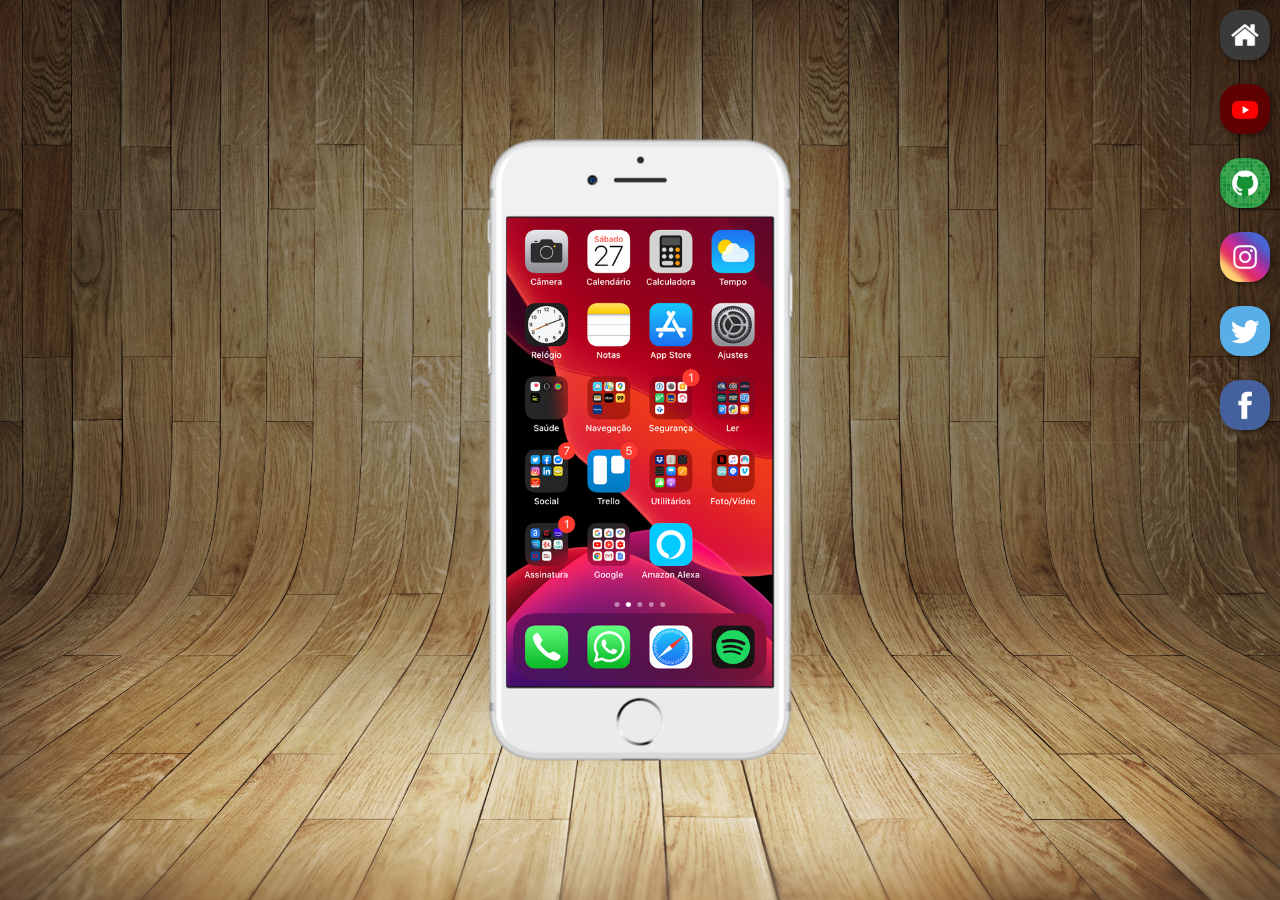
<file: index.html>
<!DOCTYPE html>
<html lang="pt-br">
<head>
    <meta charset="UTF-8">
    <meta name="viewport" content="width=device-width, initial-scale=1.0">
    <link rel="shortcut icon" href="favicon.ico" type="image/x-icon">
    <link rel="stylesheet" href="estilos/style.css">
    <title>Projeto Redes Sociais</title>
</head>
<body>
    <main>
        <section id="telefone">
            <iframe src="home.html" name="tela" id="tela" frameborder="0">
                Seu navegador não é compativel com isso.
            </iframe>
        </section>

        <section id="redes-sociais">
            <a href="home.html" target="tela"><img src="imagens/logo-home.jpg" alt="Home"></a><br>
            <a href="youtube.html" target="tela"><img src="imagens/logo-youtube.jpg" alt="Youtube"></a><br>
            <a href="github.html" target="tela"><img src="imagens/logo-github.jpg" alt="GitHub"></a><br>
            <a href="instagram.html" target="tela"><img src="imagens/logo-instagram.jpg" alt="Instagram"></a><br>
            <a href="twitter.html" target="tela"><img src="imagens/logo-twitter.jpg" alt="Twitter"></a><br>
            <a href="facebook.html" target="tela"><img src="imagens/logo-facebook.jpg" alt="Facebook"></a><br>
        </section>
    </main>
</body>
</html>
</file>
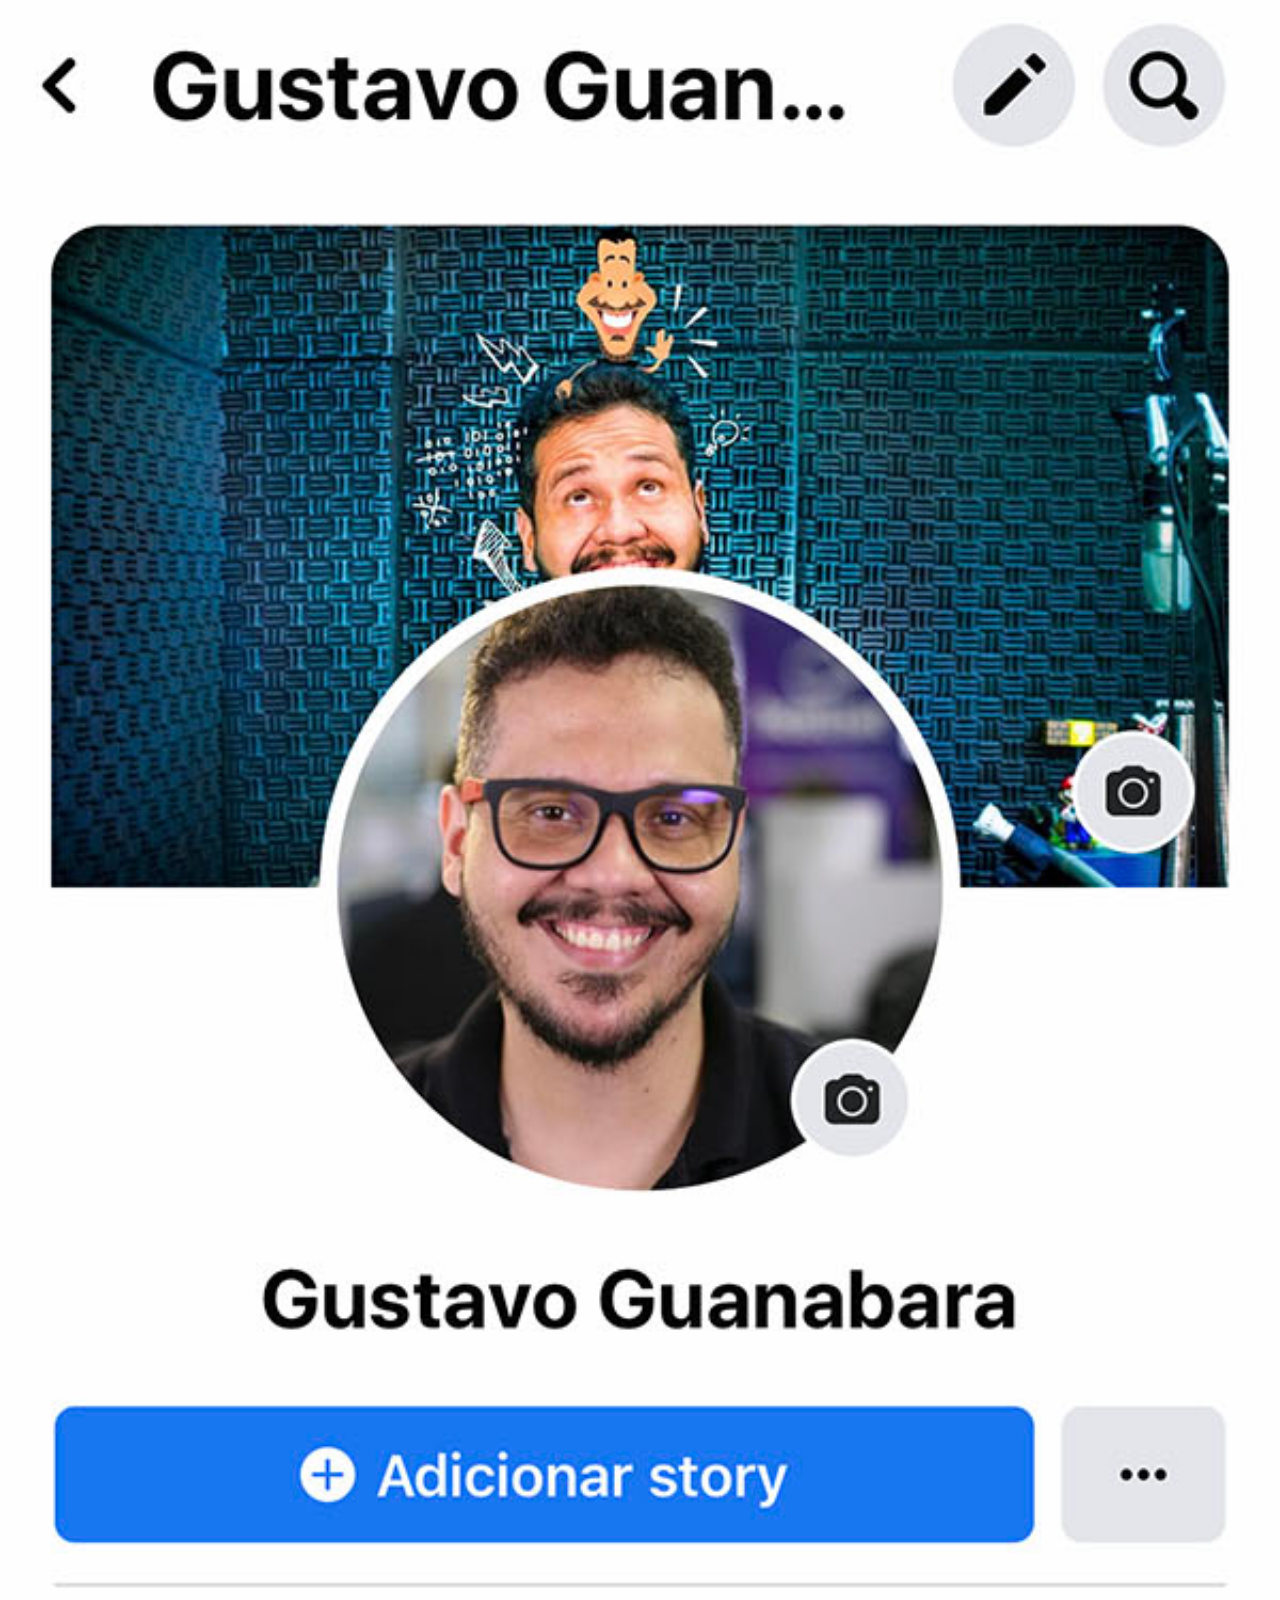
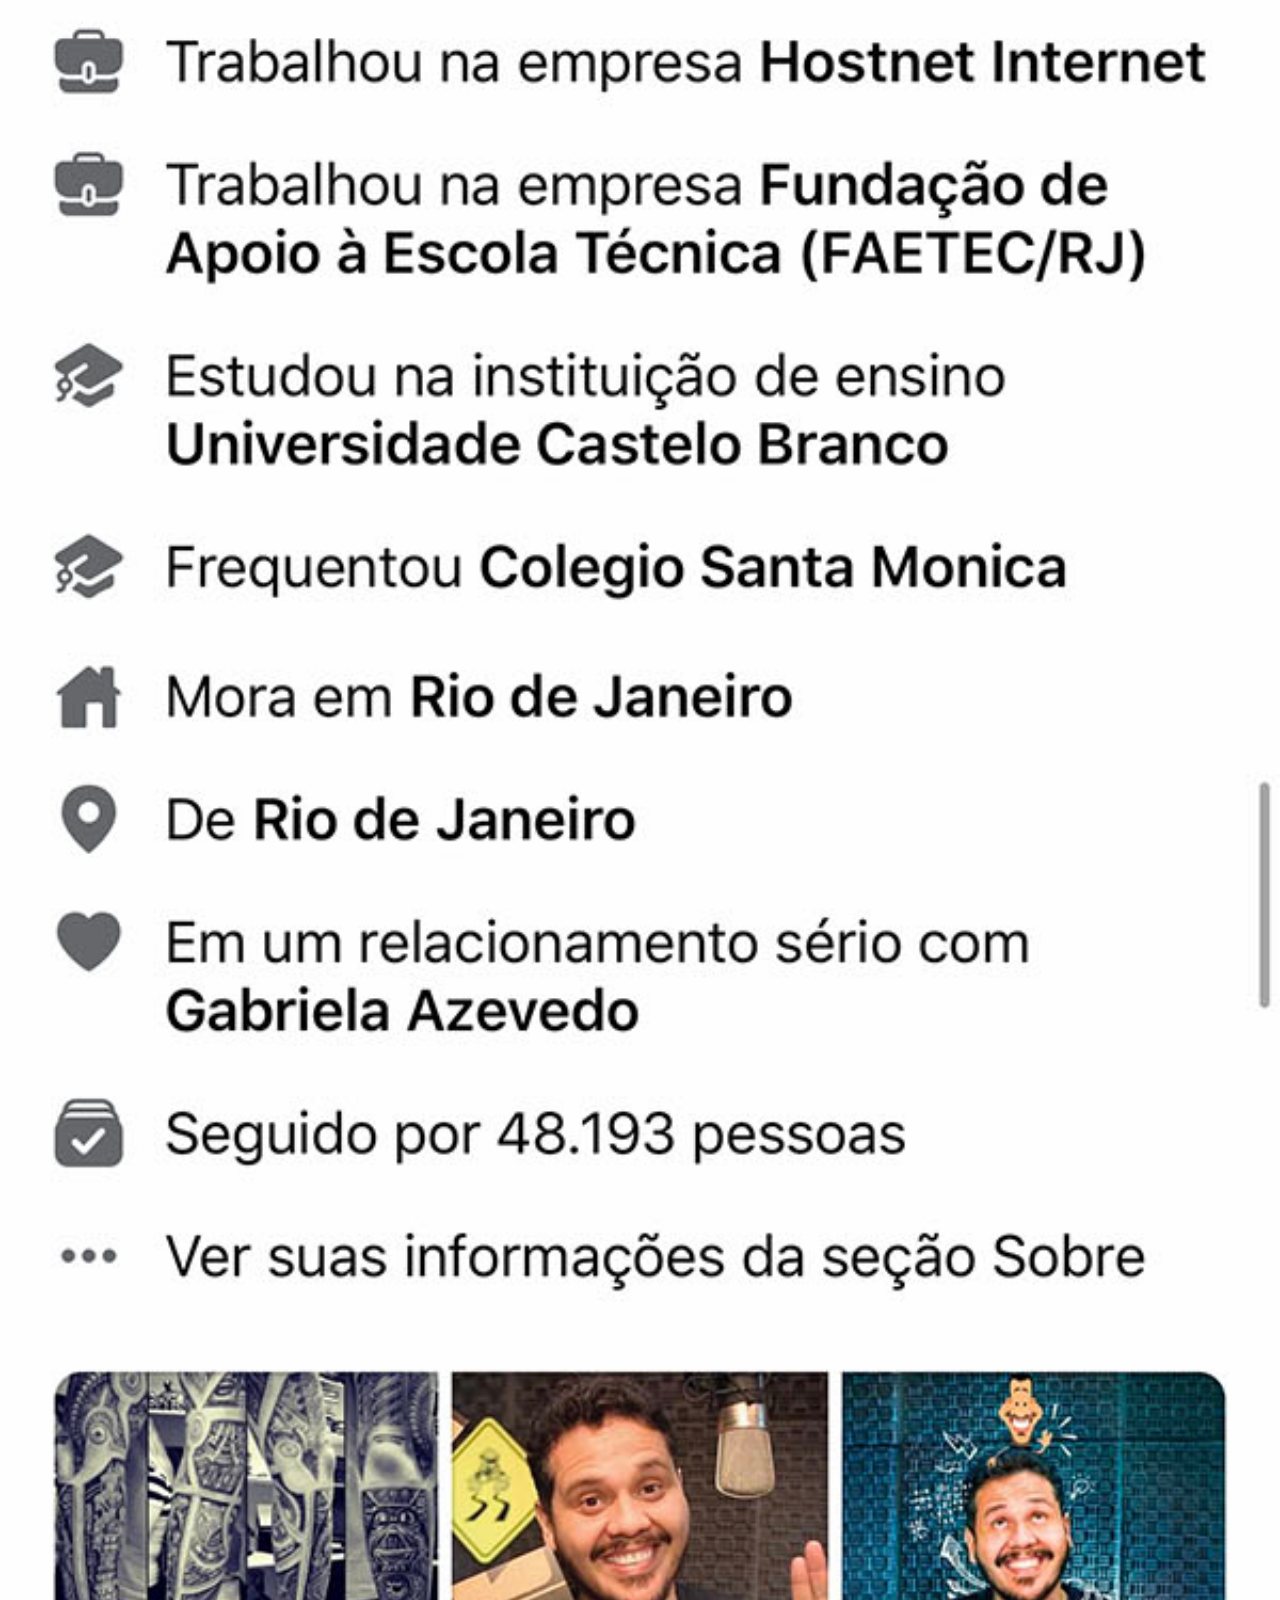
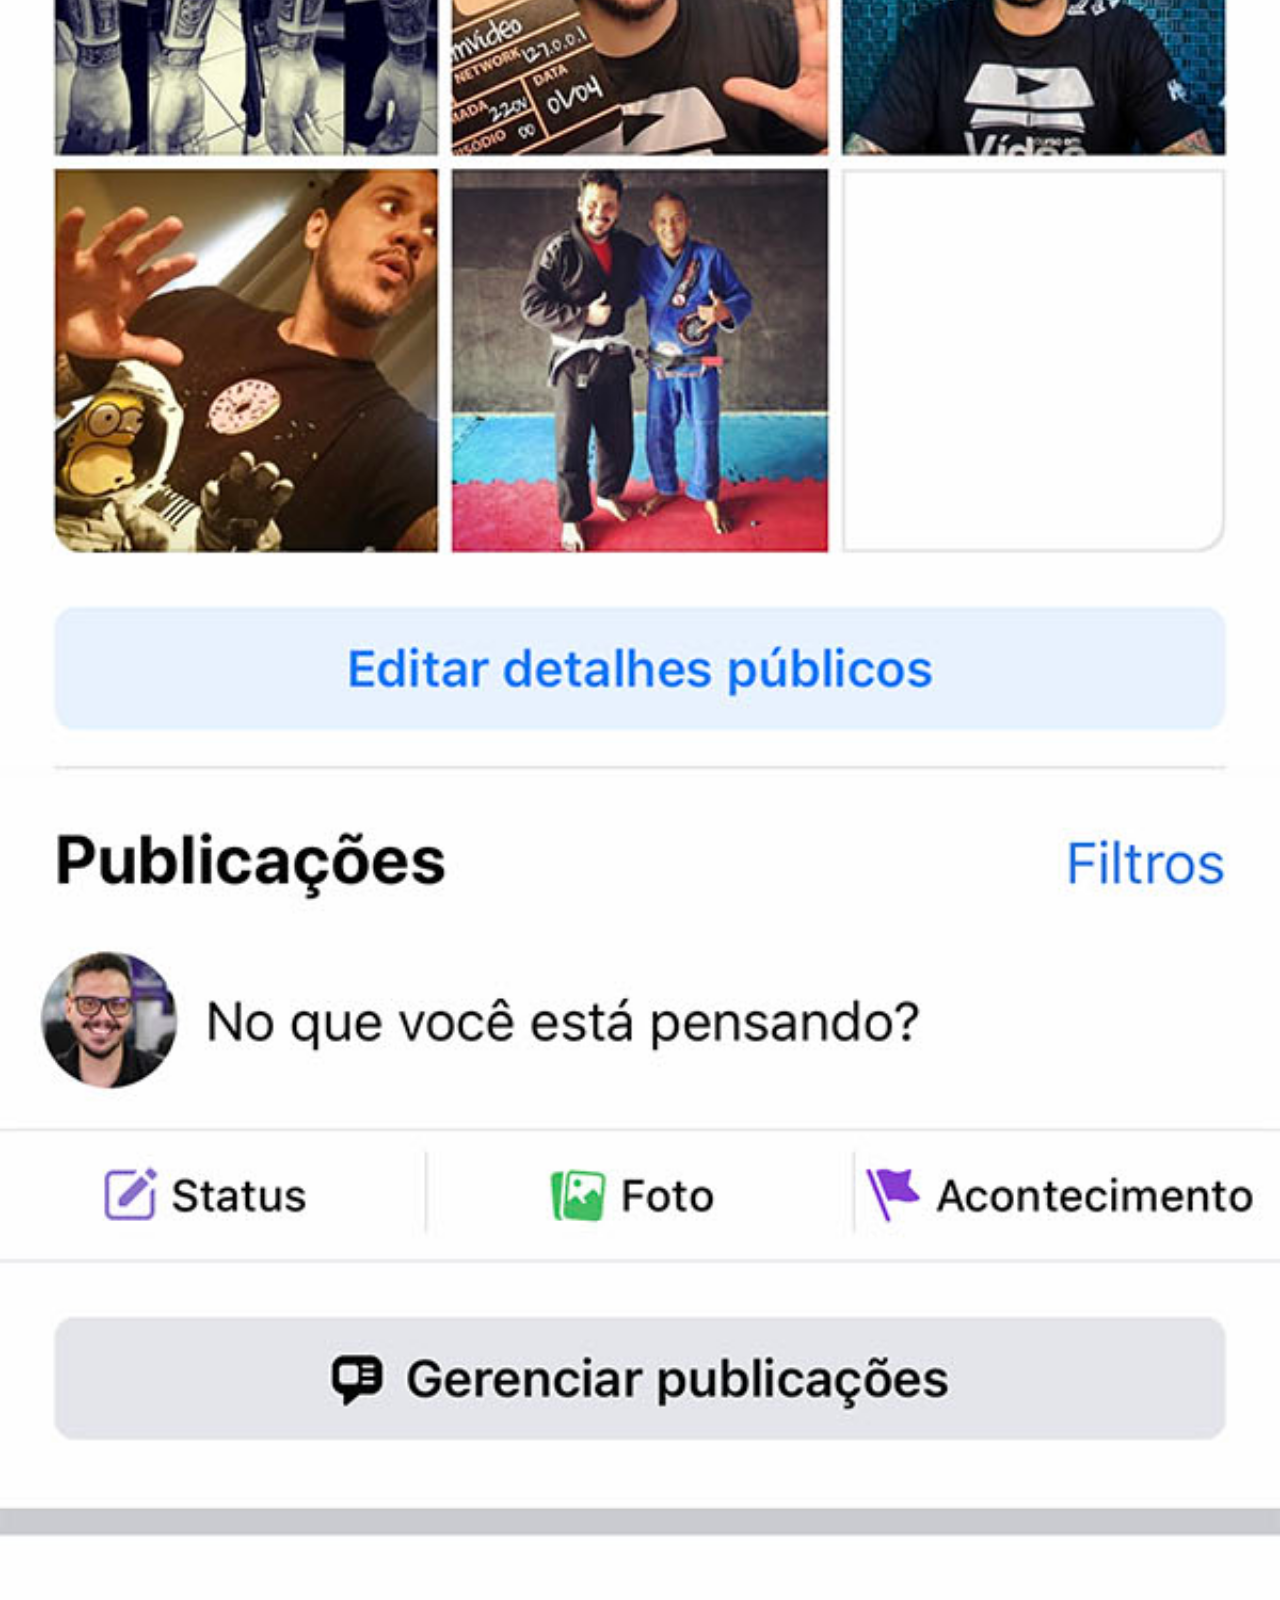
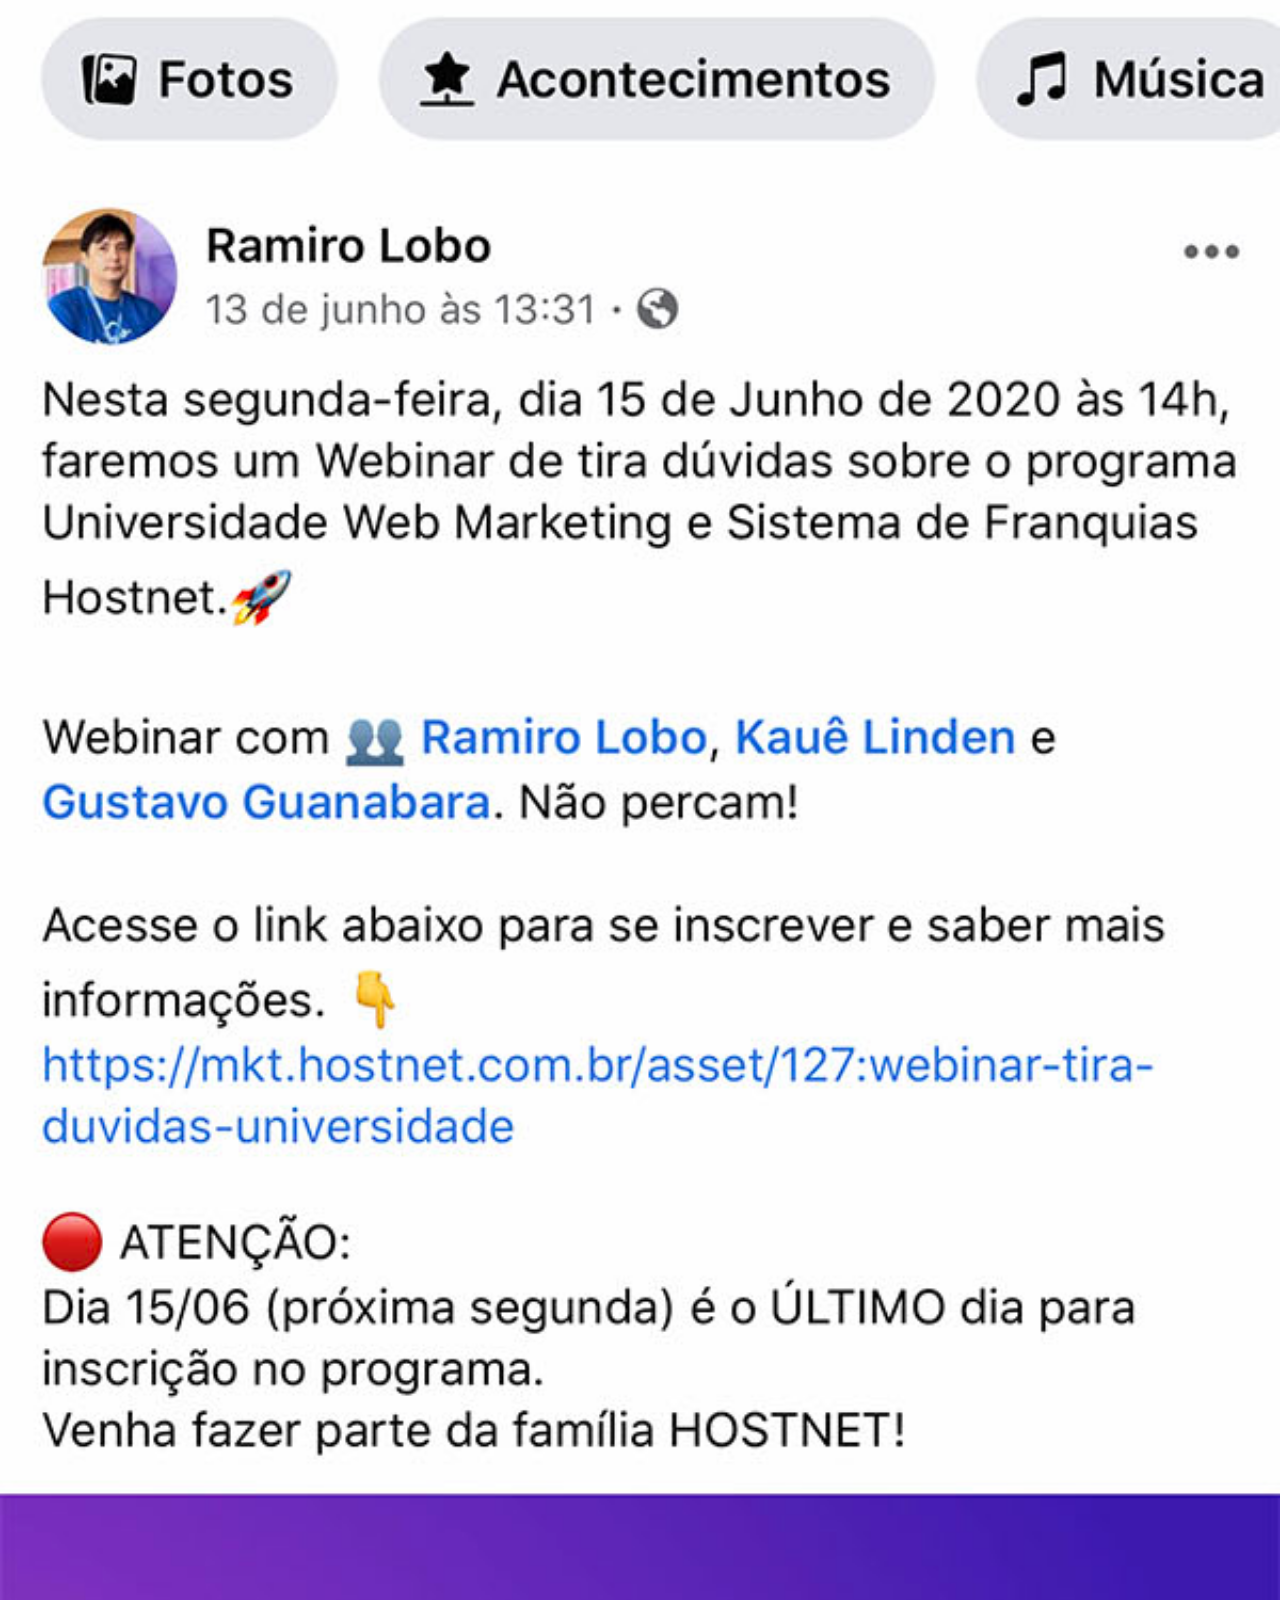
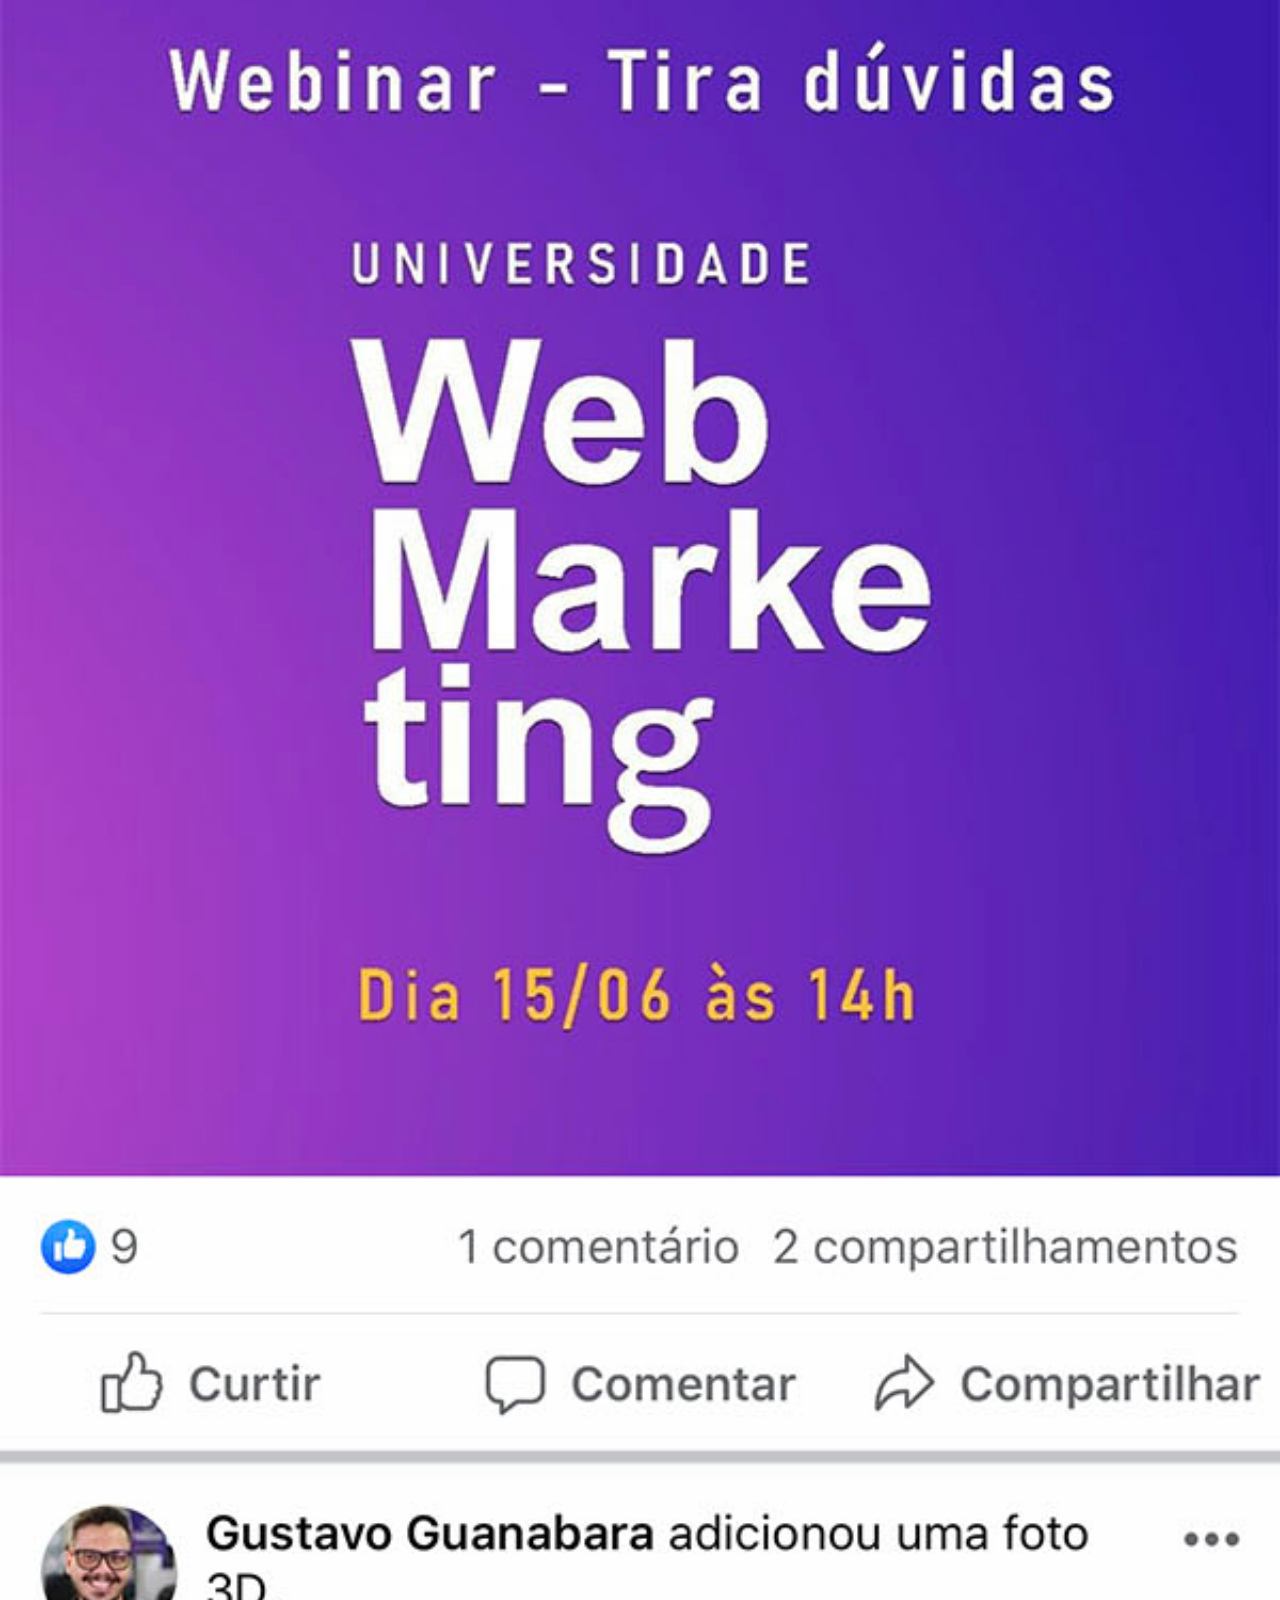
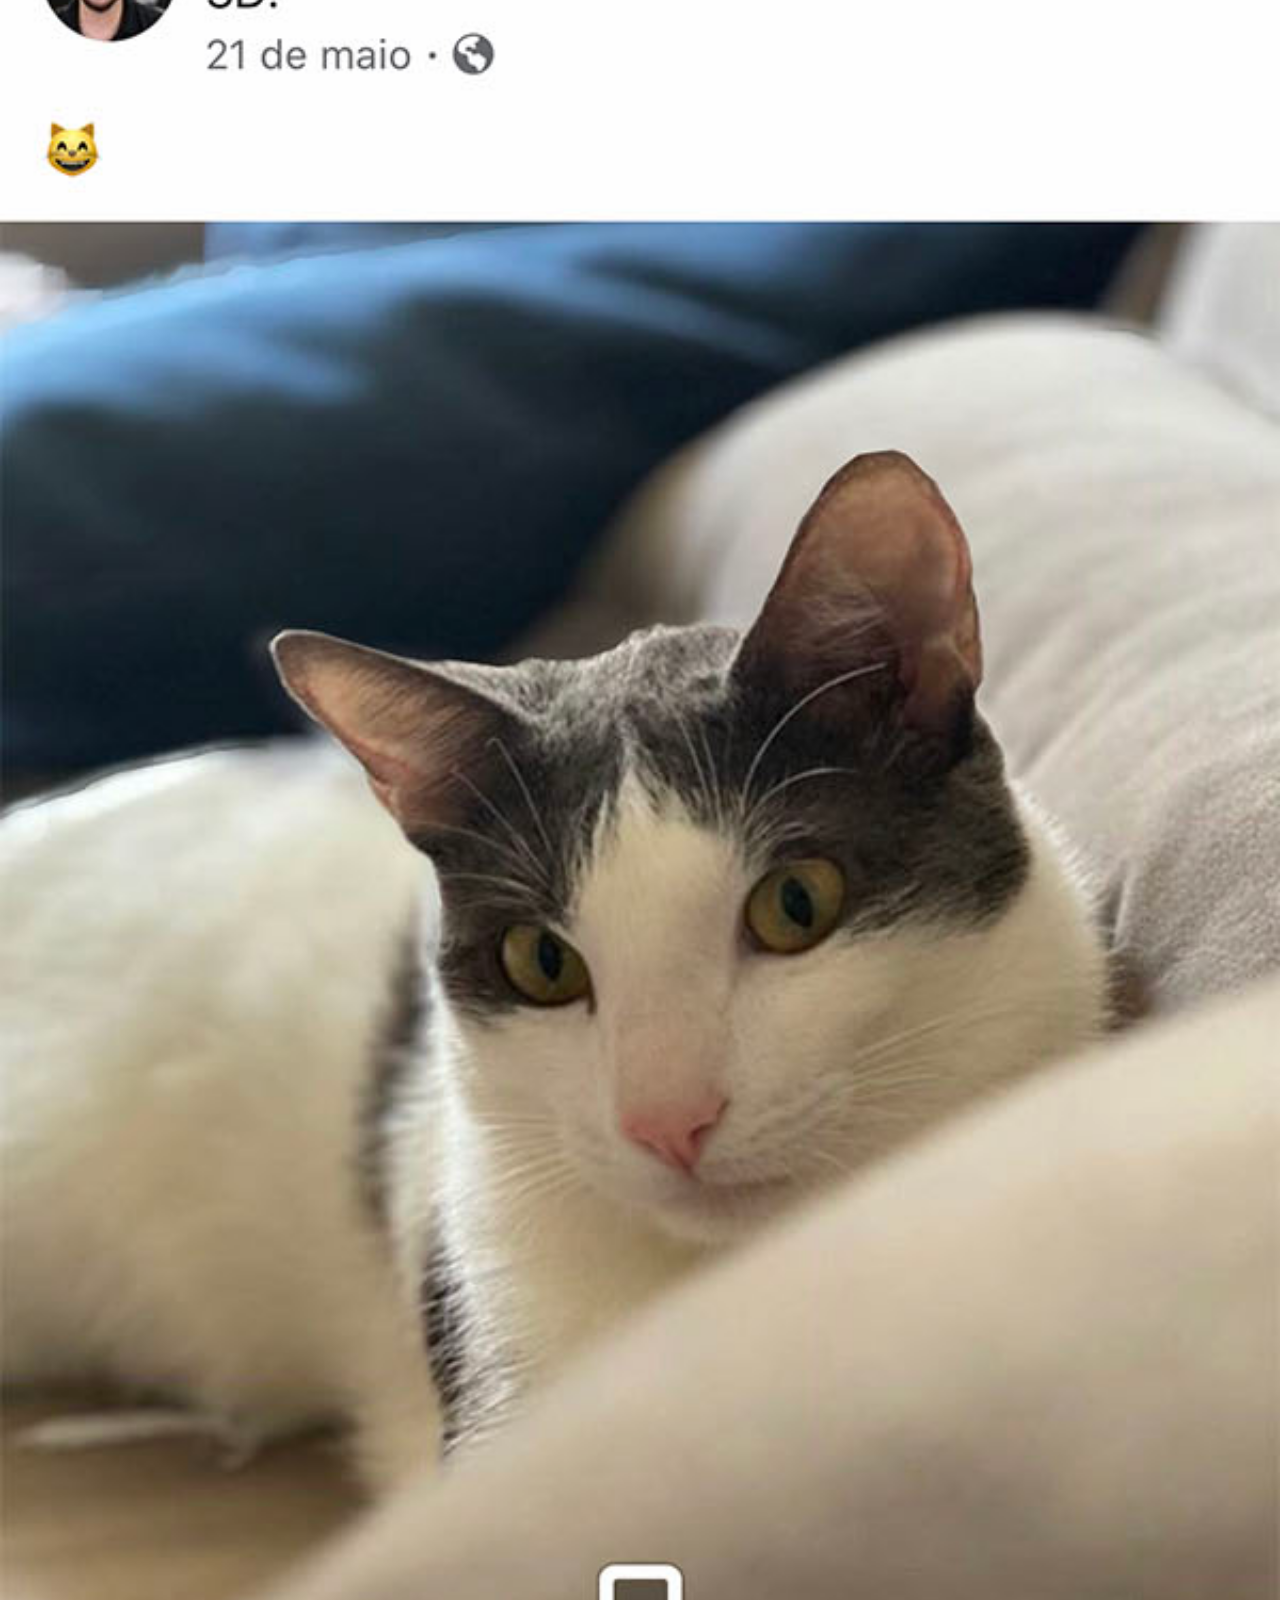
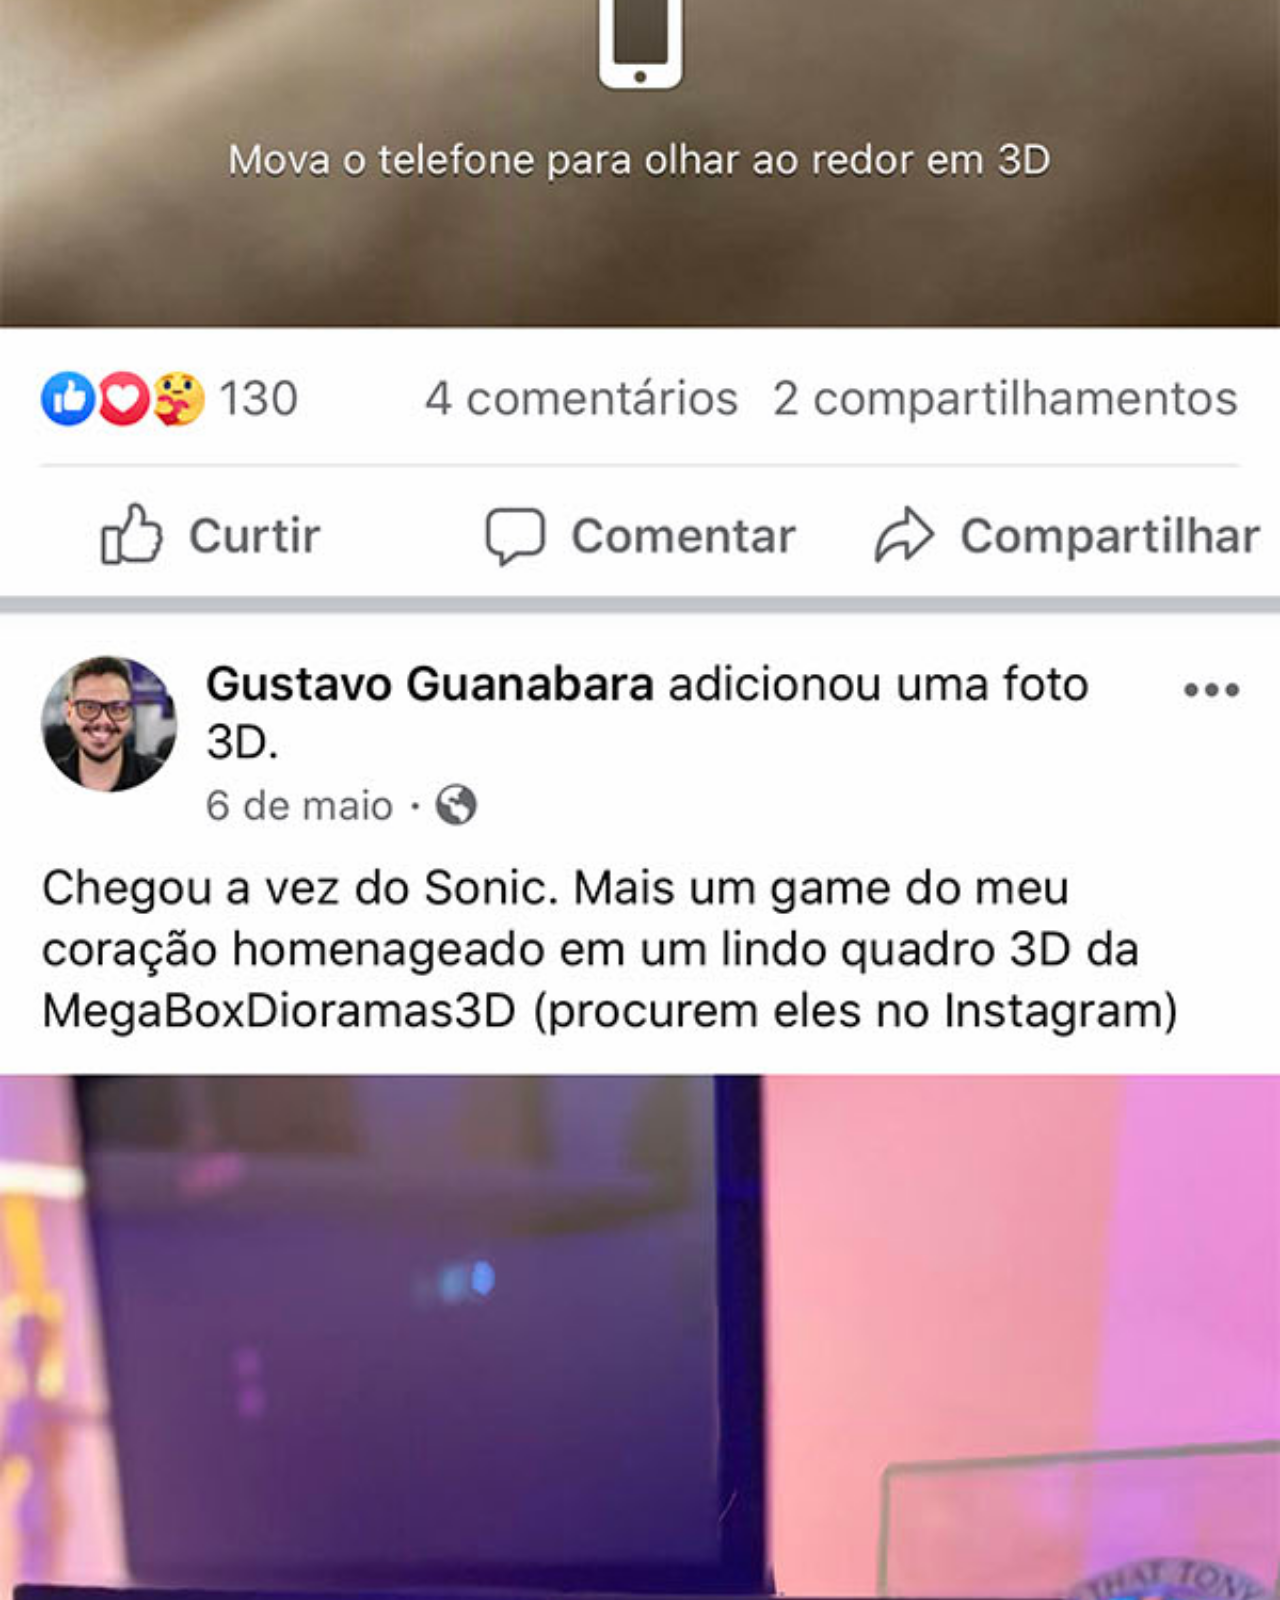
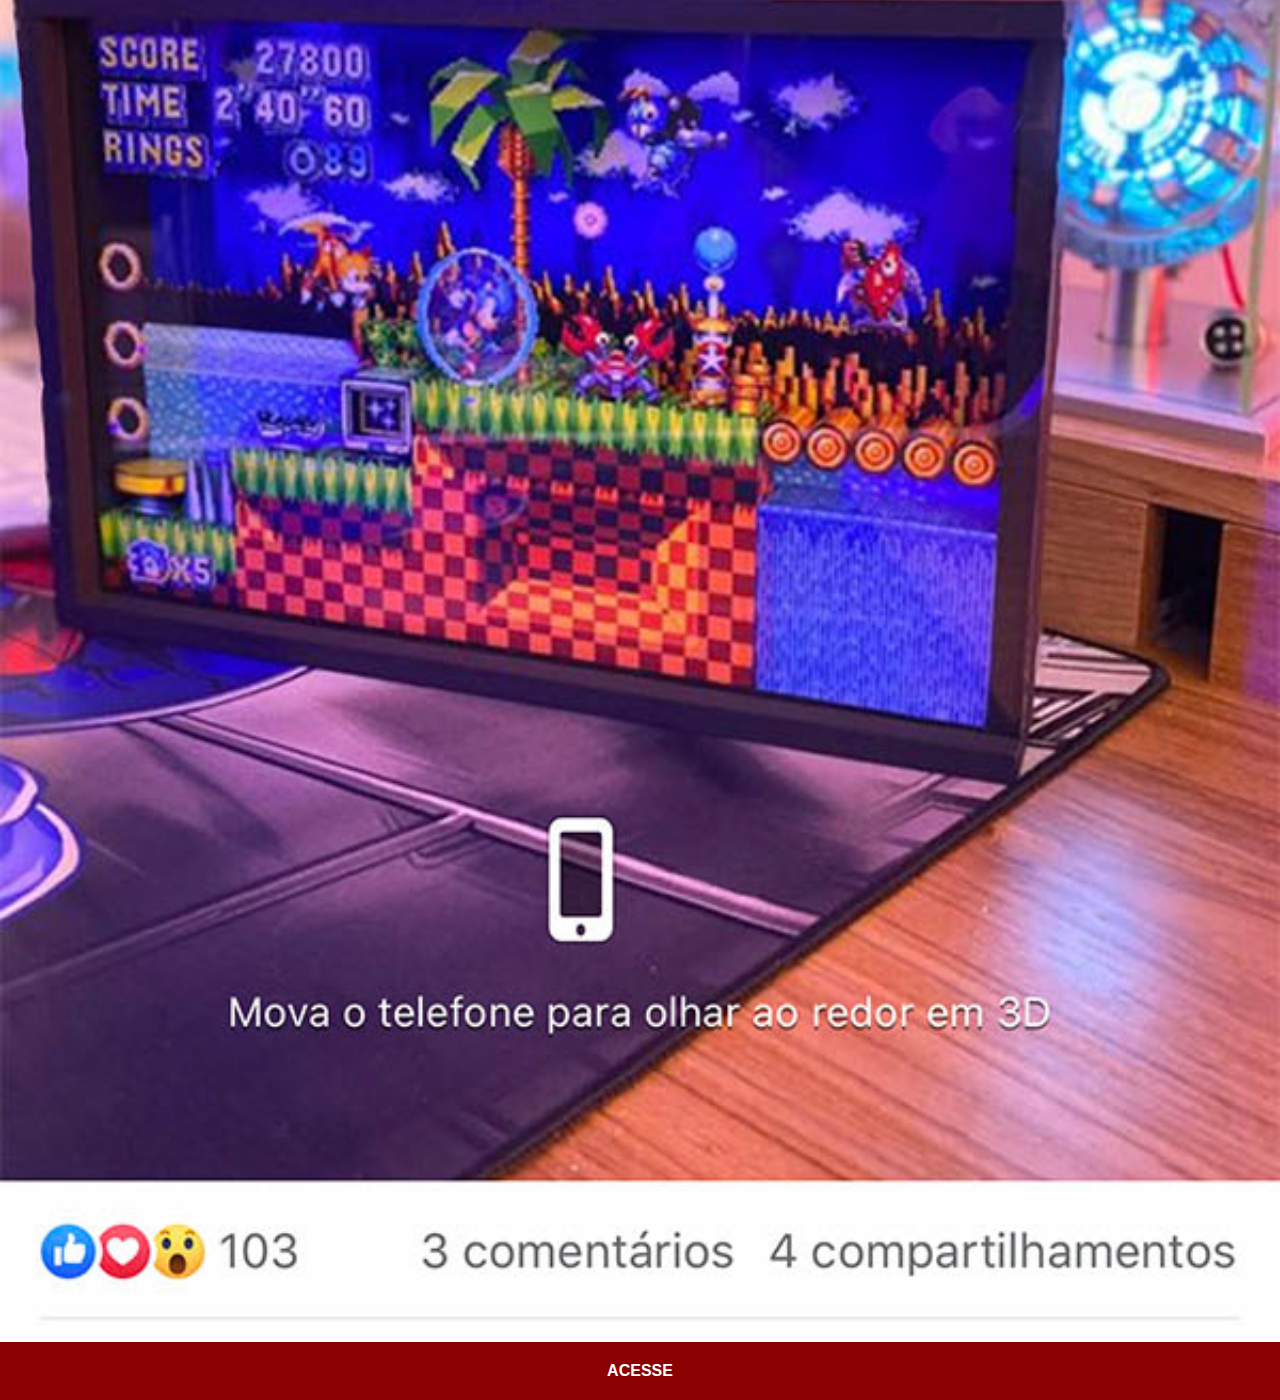
<file: facebook.html>
<!DOCTYPE html>
<html lang="pt-br">
<head>
    <meta charset="UTF-8">
    <meta name="viewport" content="width=device-width, initial-scale=1.0">
    <link rel="stylesheet" href="estilos/social.css">
    <title>Facebook</title>
</head>
<body>
    <img src="imagens/tela-facebook.jpg" alt="Facebook">
    <a href="https://www.facebook.com/patekphilippe/?locale=pt_BR" target="_blank">ACESSE</a>
</body>
</html>
</file>
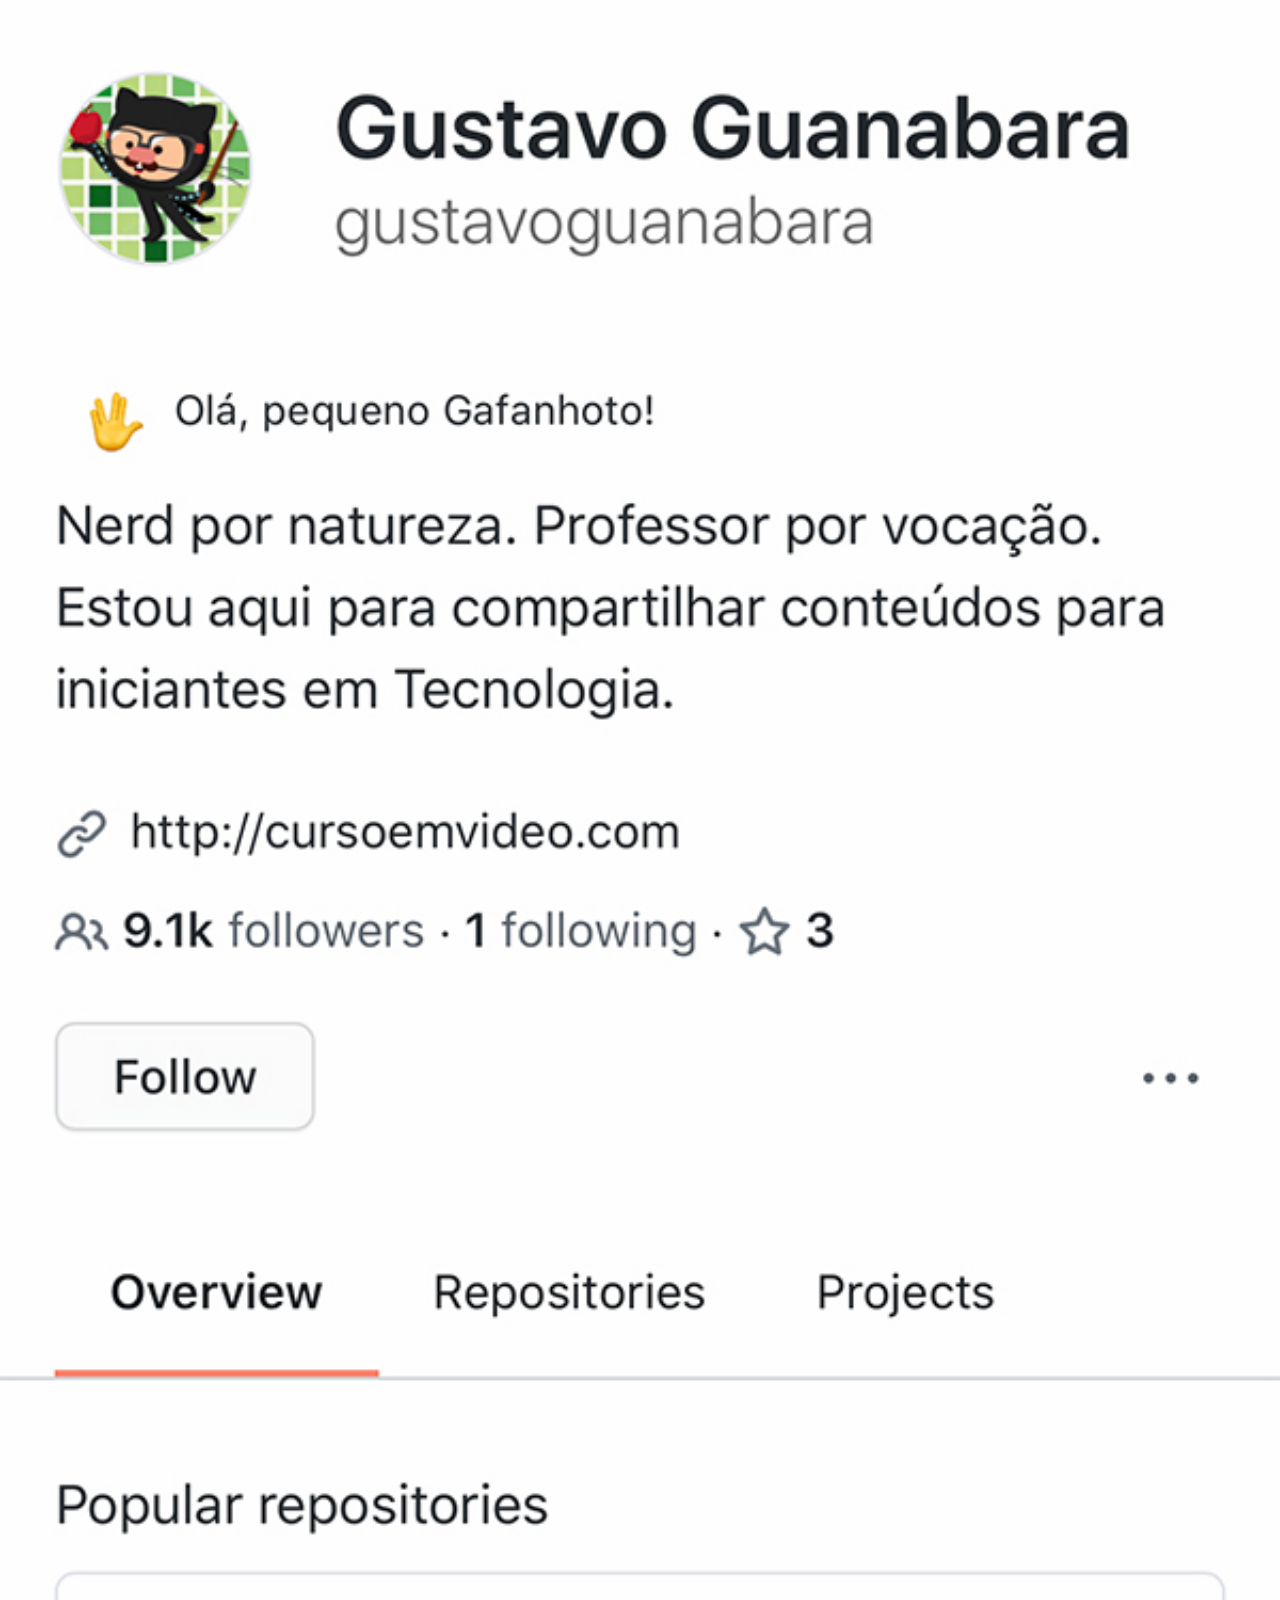
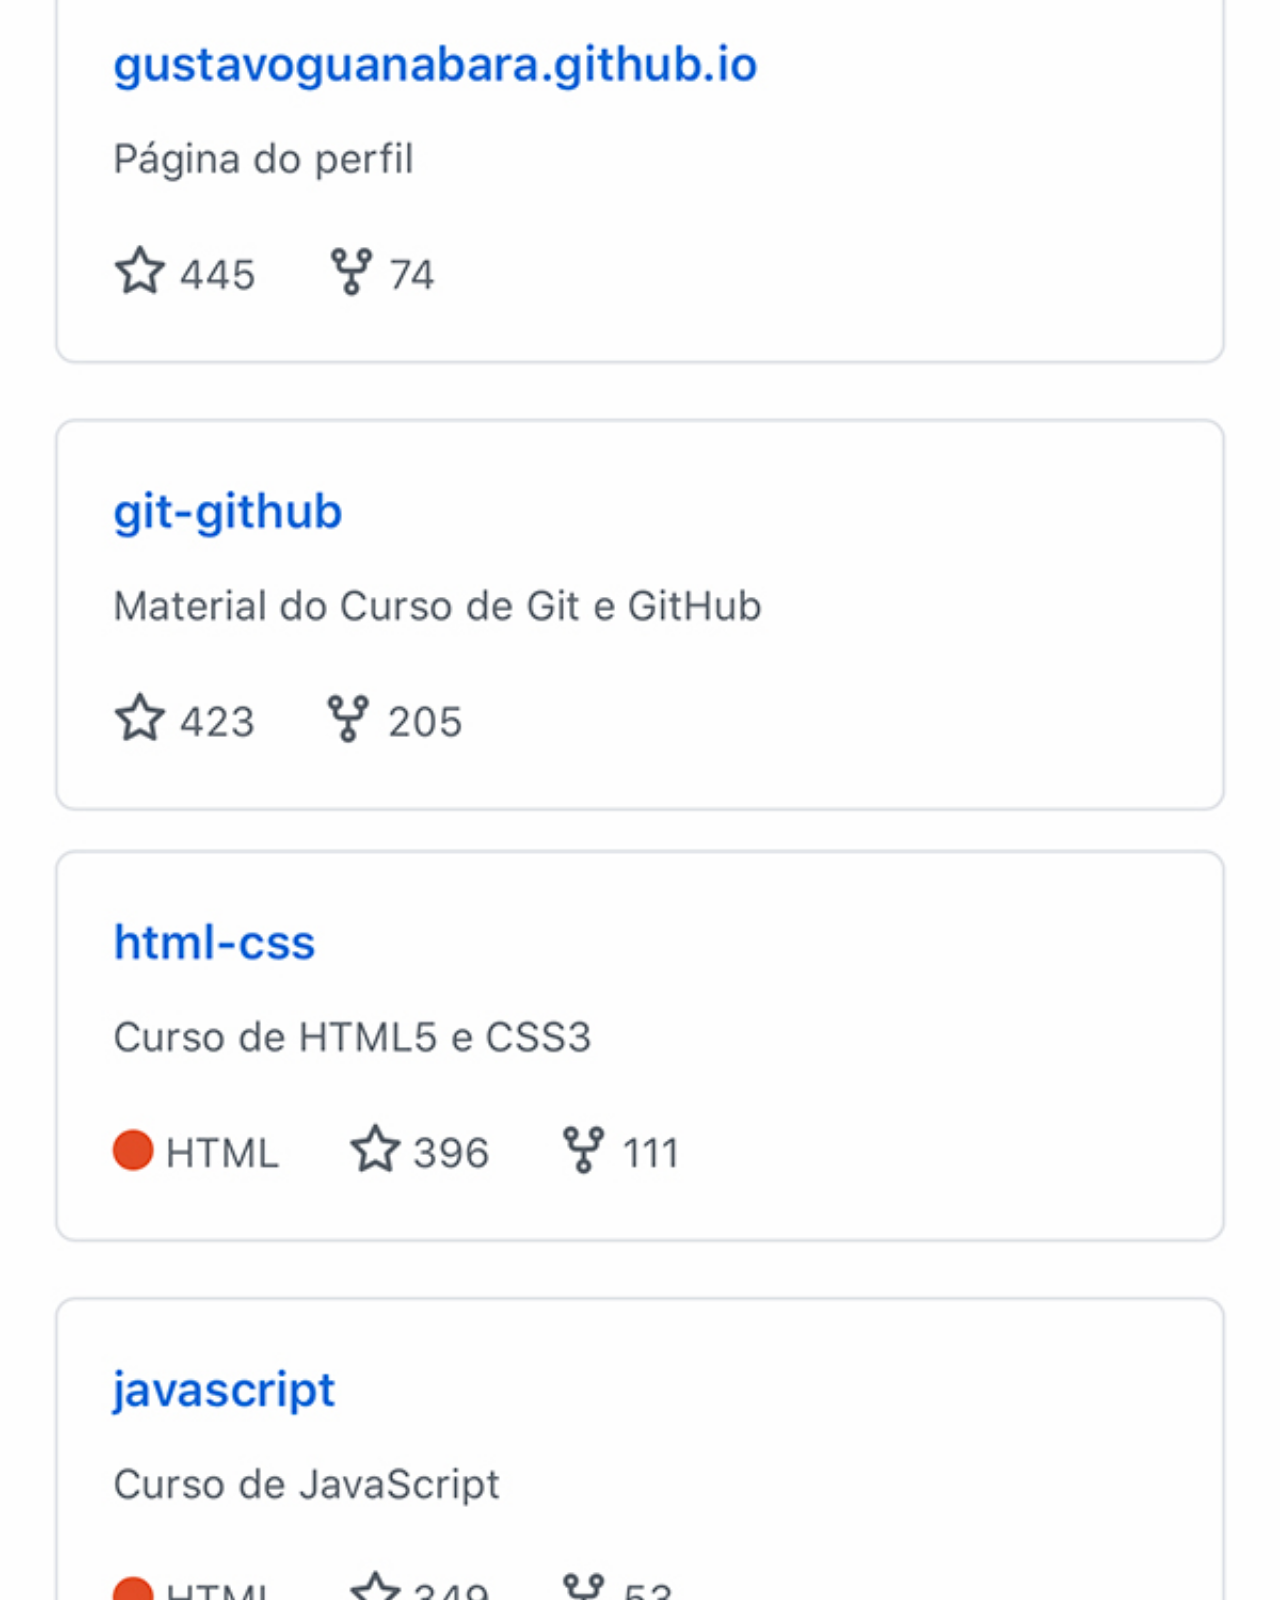
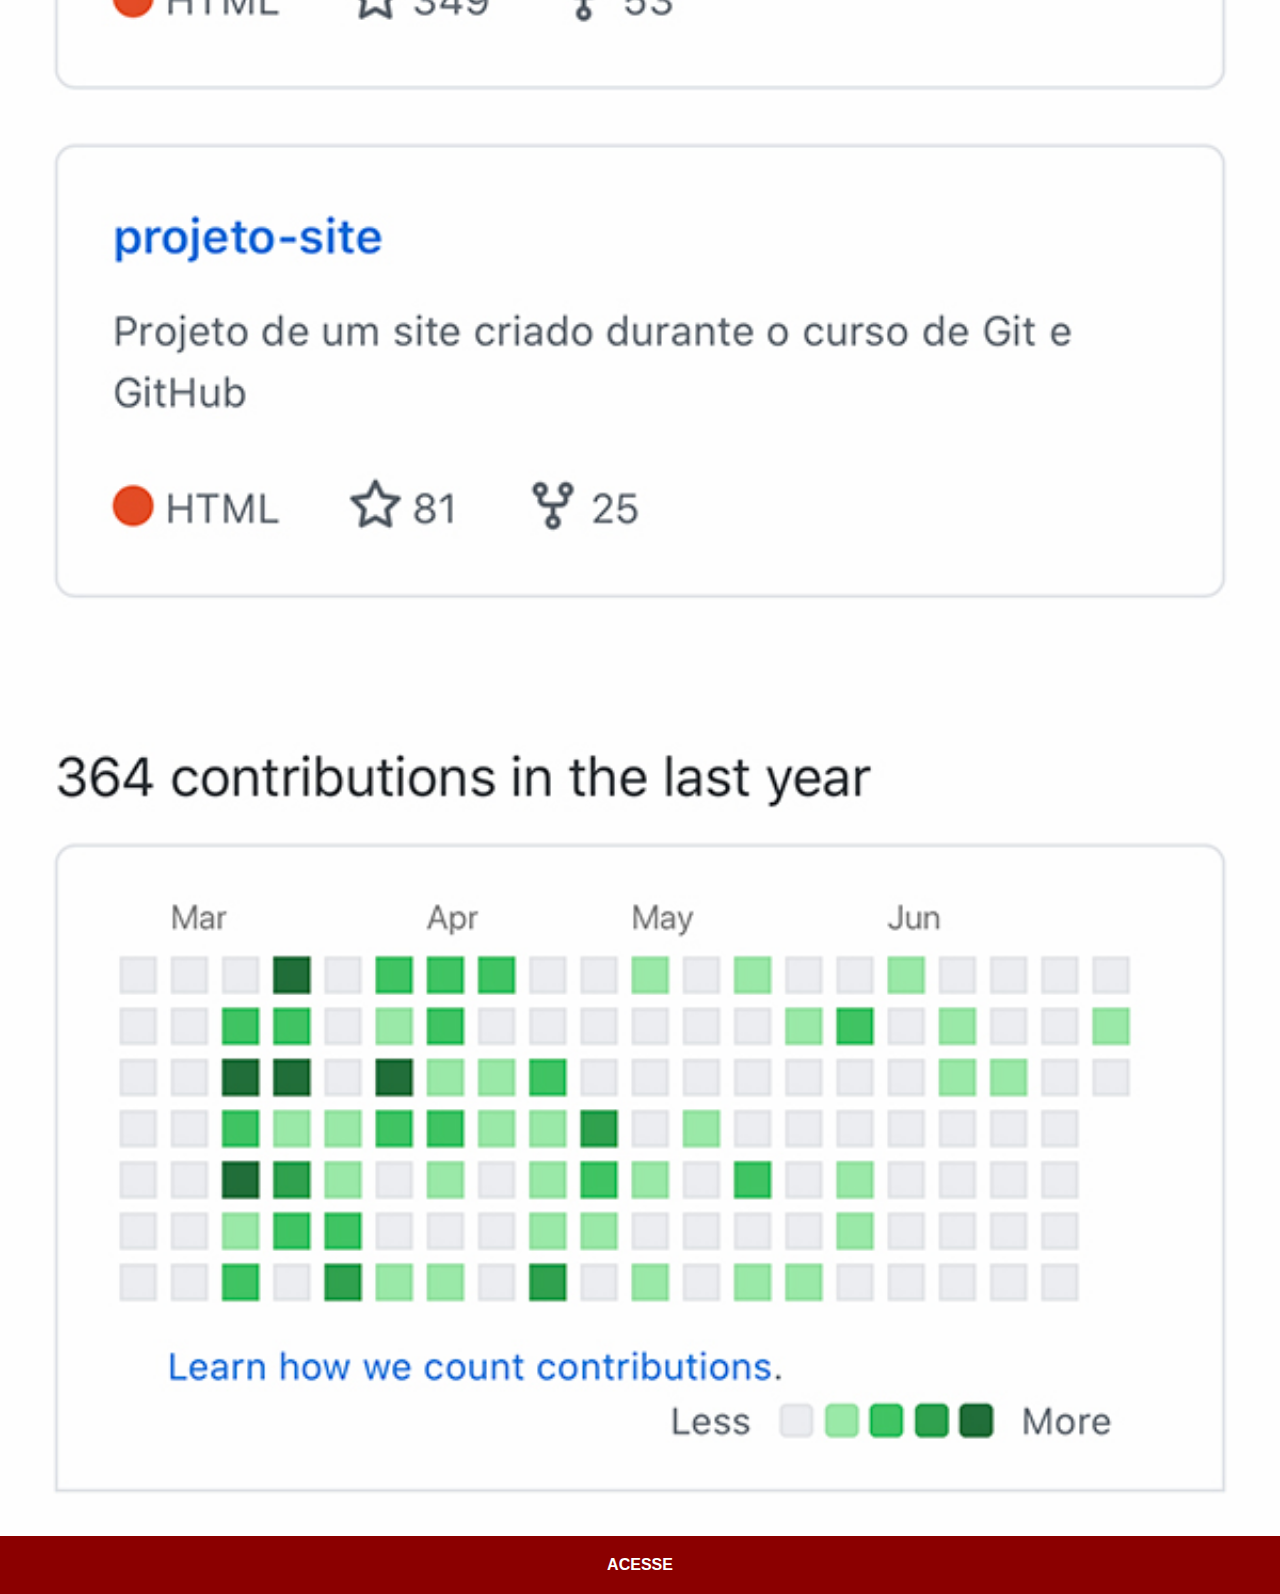
<file: github.html>
<!DOCTYPE html>
<html lang="pt-br">
<head>
    <meta charset="UTF-8">
    <meta name="viewport" content="width=device-width, initial-scale=1.0">
    <link rel="stylesheet" href="estilos/social.css">
    <title>GitHub</title>
</head>
<body>
    <img src="imagens/tela-github.jpg" alt="GitHub">
    <a href="https://github.com/Calixtao" target="_blank">ACESSE</a>
</body>
</html>
</file>
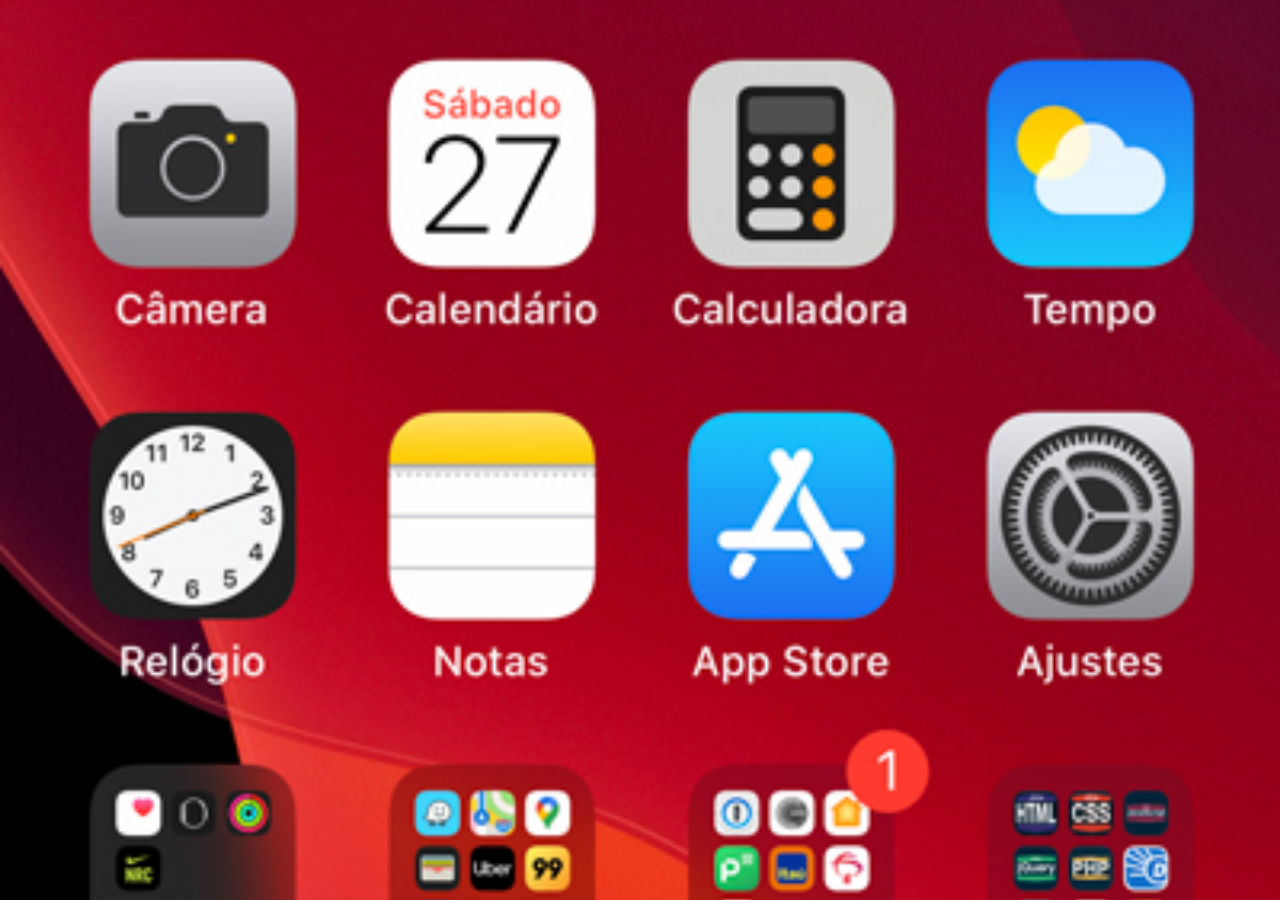
<file: home.html>
<!DOCTYPE html>
<html lang="pt-br">
<head>
    <meta charset="UTF-8">
    <meta name="viewport" content="width=device-width, initial-scale=1.0">
    <title>Home</title>
</head>
<style>
    *{
        margin: 0px;
        padding: 0px;
    }
    body{
        height: 100vh;
        width: 100vw;
        background: black url("imagens/tela-home.jpg") no-repeat top center;
        background-size: cover;
    }
    a#camera{
        display: flex;
        position: absolute;
        height: 44px;
        width: 43px;
        left: 18px;
        top: 12px;
    }
    a#calendario{
        display: flex;
        position: absolute;
        height: 44px;
        width: 43px;
        left: 80px;
        top: 12px;
    }
    a#calculadora{
        display: flex;
        position: absolute;
        height: 44px;
        width: 43px;
        left: 142px;
        top: 12px;
    }
    a#tempo{
        display: flex;
        position: absolute;
        height: 44px;
        width: 43px;
        left: 205px;
        top: 12px;
    }
    a#relogio{
        display: flex;
        position: absolute;
        height: 44px;
        width: 43px;
        left: 18px;
        top: 85px;
    }
    a#notas{
        display: flex;
        position: absolute;
        height: 44px;
        width: 43px;
        left: 80px;
        top: 85px;
    }
    a#loja{
        display: flex;
        position: absolute;
        height: 44px;
        width: 43px;
        left: 142px;
        top: 85px;
    }
    a#ajustes{
        display: flex;
        position: absolute;
        height: 44px;
        width: 43px;
        left: 205px;
        top: 85px;
    }
    a#saude{
        display: flex;
        position: absolute;
        height: 44px;
        width: 43px;
        left: 18px;
        top: 158px;
    }
    a#navegacao{
        display: flex;
        position: absolute;
        height: 44px;
        width: 43px;
        left: 80px;
        top: 158px;
    }
    a#seguranca{
        display: flex;
        position: absolute;
        height: 44px;
        width: 43px;
        left: 142px;
        top: 158px;
    }
    a#ler{
        display: flex;
        position: absolute;
        height: 44px;
        width: 43px;
        left: 205px;
        top: 158px;
    }
    a#social{
        display: flex;
        position: absolute;
        height: 44px;
        width: 43px;
        left: 18px;
        top: 231px;
    }
    a#trello{
        display: flex;
        position: absolute;
        height: 44px;
        width: 43px;
        left: 80px;
        top: 231px;
    }
    a#utilitario{
        display: flex;
        position: absolute;
        height: 44px;
        width: 43px;
        left: 142px;
        top: 231px;
    }
    a#foto{
        display: flex;
        position: absolute;
        height: 44px;
        width: 43px;
        left: 205px;
        top: 231px;
    }
    a#assinatura{
        display: flex;
        position: absolute;
        height: 44px;
        width: 43px;
        left: 18px;
        top: 305px;
    }
    a#google{
        display: flex;
        position: absolute;
        height: 44px;
        width: 43px;
        left: 80px;
        top: 305px;
    }
    a#alexa{
        display: flex;
        position: absolute;
        height: 44px;
        width: 43px;
        left: 142px;
        top: 305px;
    }
    a#telefone{
        display: flex;
        position: absolute;
        height: 44px;
        width: 43px;
        left: 18px;
        top: 407px;
    }
    a#whatsapp{
        display: flex;
        position: absolute;
        height: 44px;
        width: 43px;
        left: 80px;
        top: 407px;
        }
    a#maps{
        display: flex;
        position: absolute;
        height: 44px;
        width: 43px;
        left: 143px;
        top: 407px;
    }
    a#spotify{
        display: flex;
        position: absolute;
        height: 44px;
        width: 43px;
        left: 205px;
        top: 407px;
    }
</style>
<body>
    <a id="camera" href="https://www.diariodepernambuco.com.br/static/app/noticia_127983242361/2019/10/28/808552/20191028091223150660a.jpg"></a>
    <a id="calendario" href="https://www.youtube.com/watch?v=Ltw2zE0Laig&list=RDMMLtw2zE0Laig&start_radio=1"></a>
    <a id="calculadora" href="instagram.html"></a>
    <a id="tempo" href="#"></a>
    <a id="relogio" href="#"></a>
    <a id="notas" href="#"></a>
    <a id="loja" href="#"></a>
    <a id="ajustes" href="#"></a>
    <a id="saude" href="#"></a>
    <a id="navegacao" href="#"></a>
    <a id="seguranca" href="#"></a>
    <a id="ler" href="#"></a>
    <a id="social" href="#"></a>
    <a id="trello" href="#"></a>
    <a id="utilitario" href="#"></a>
    <a id="foto" href="#"></a>
    <a id="assinatura" href="#"></a>
    <a id="google" href="#"></a>
    <a id="alexa" href="#"></a>
    <a id="telefone" href="#"></a>
    <a id="whatsapp" href="#"></a>
    <a id="maps" href="#"></a>
    <a id="spotify" href="#"></a>
</body>
</html>
</file>
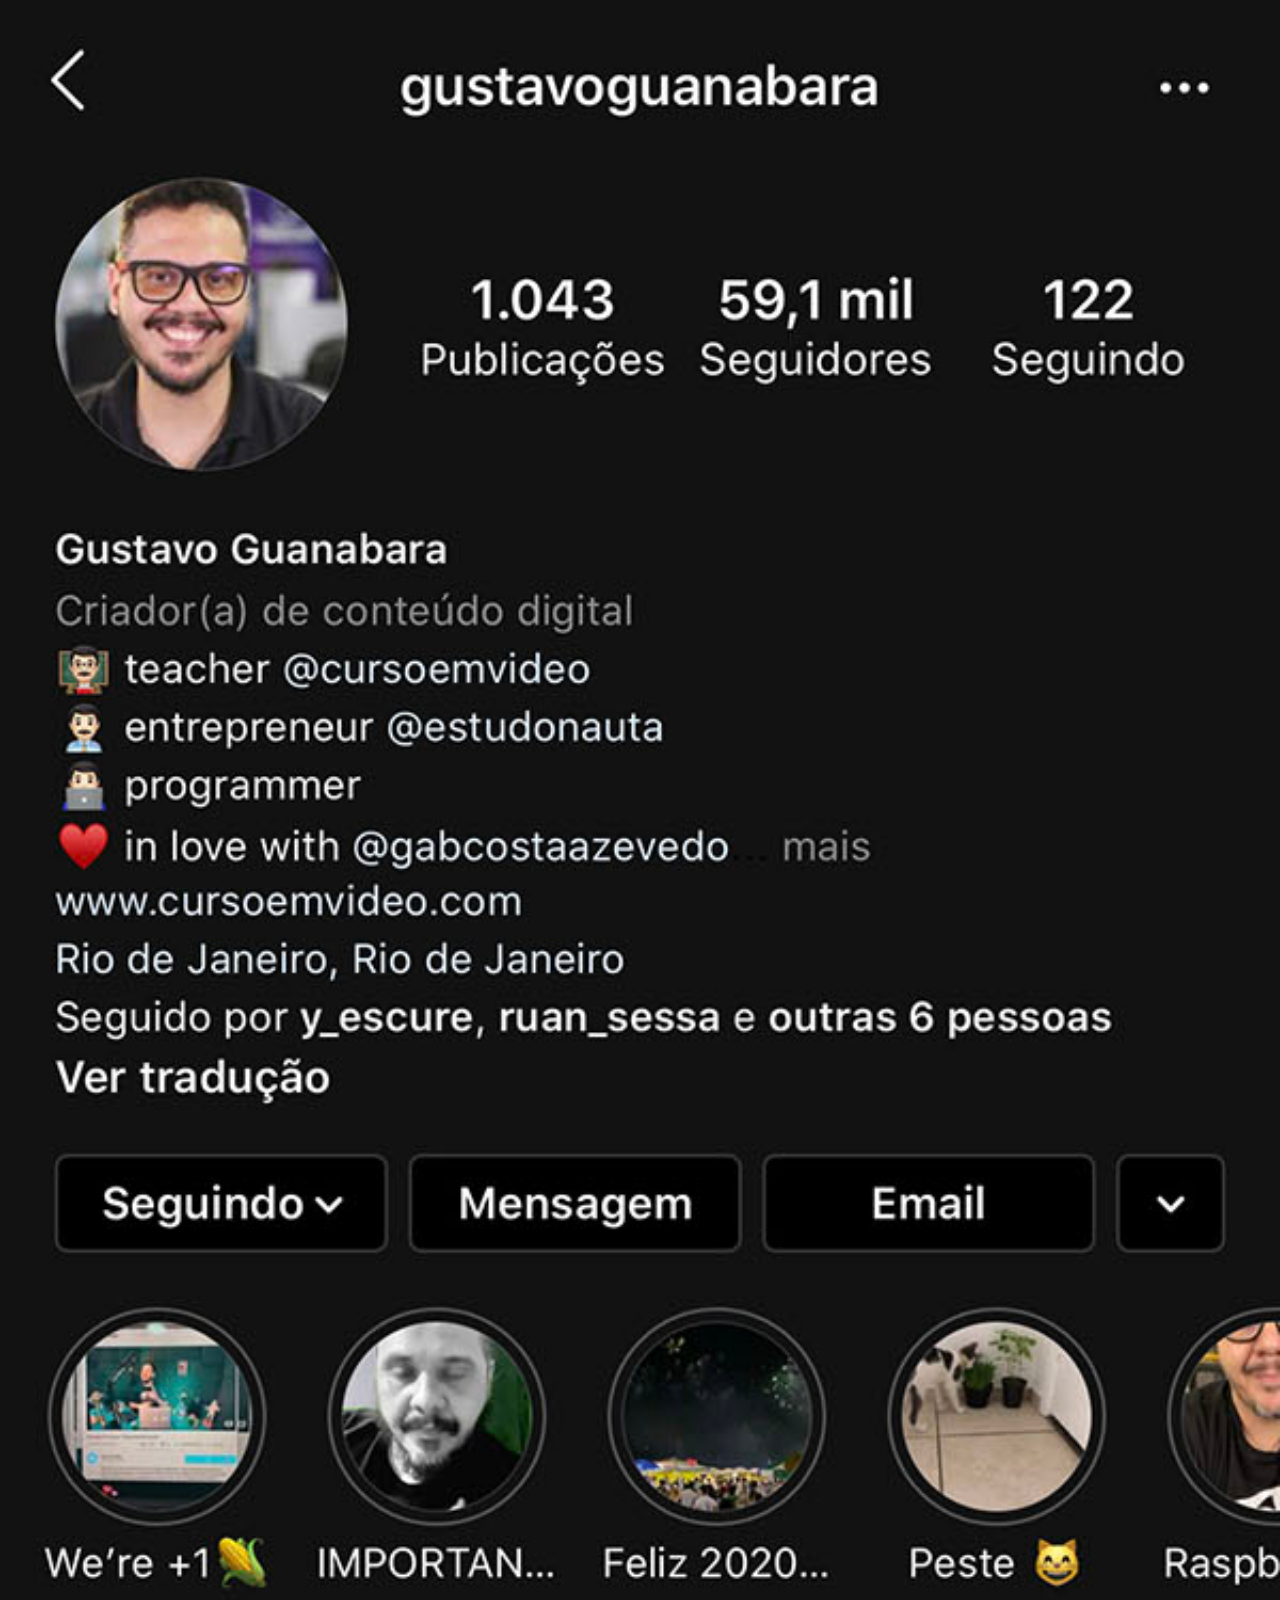
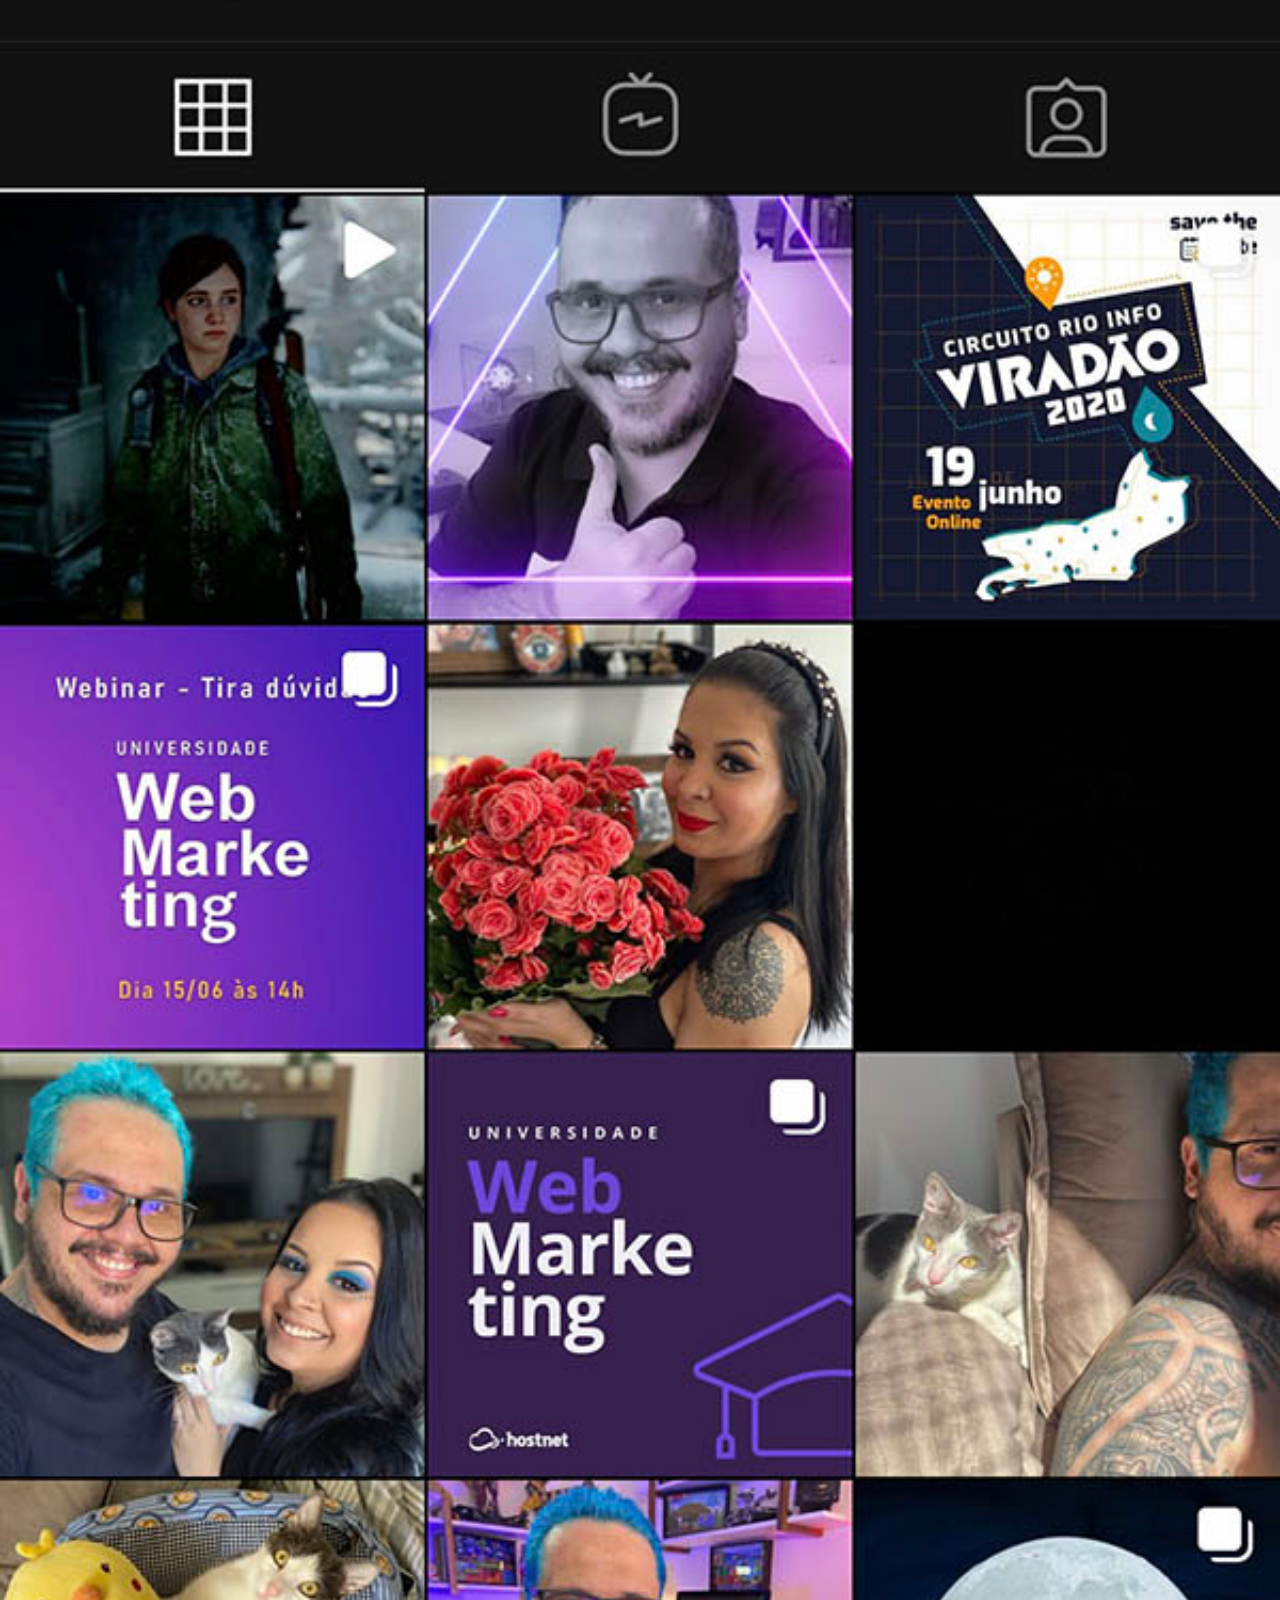
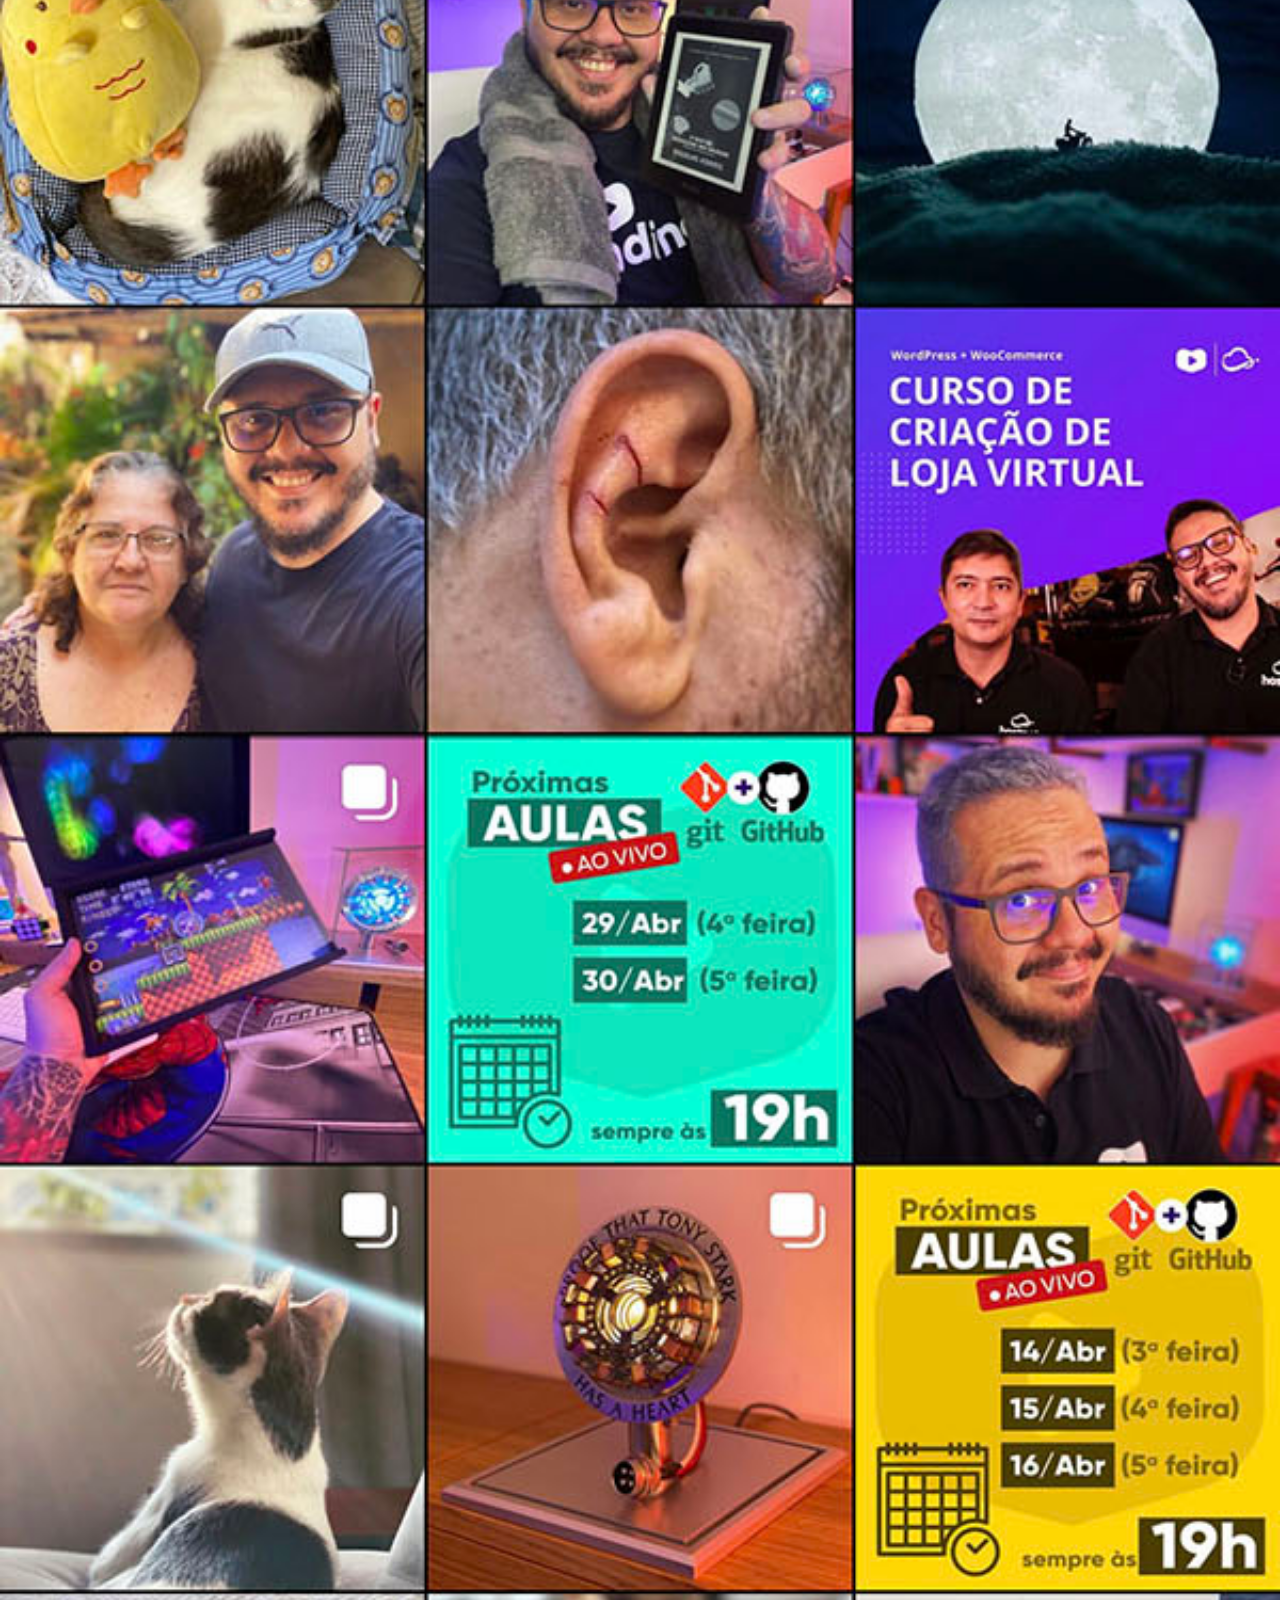
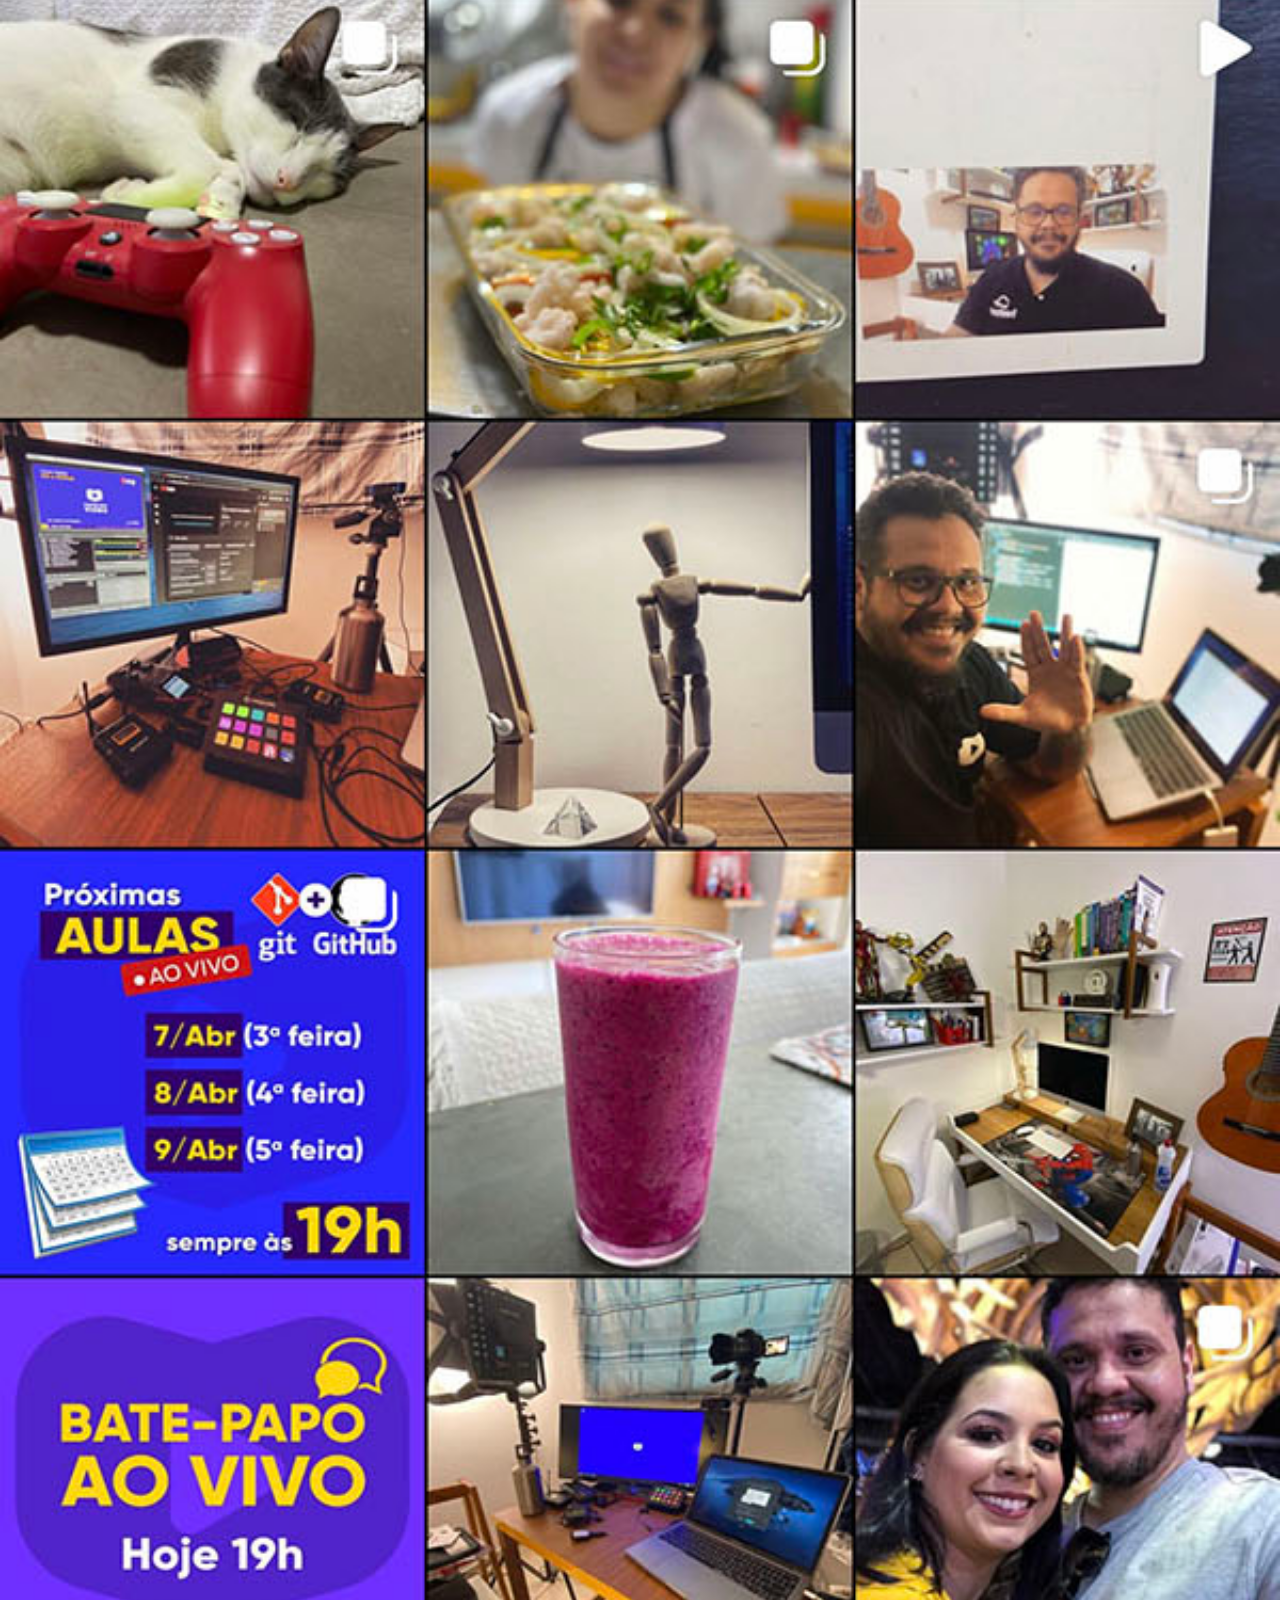
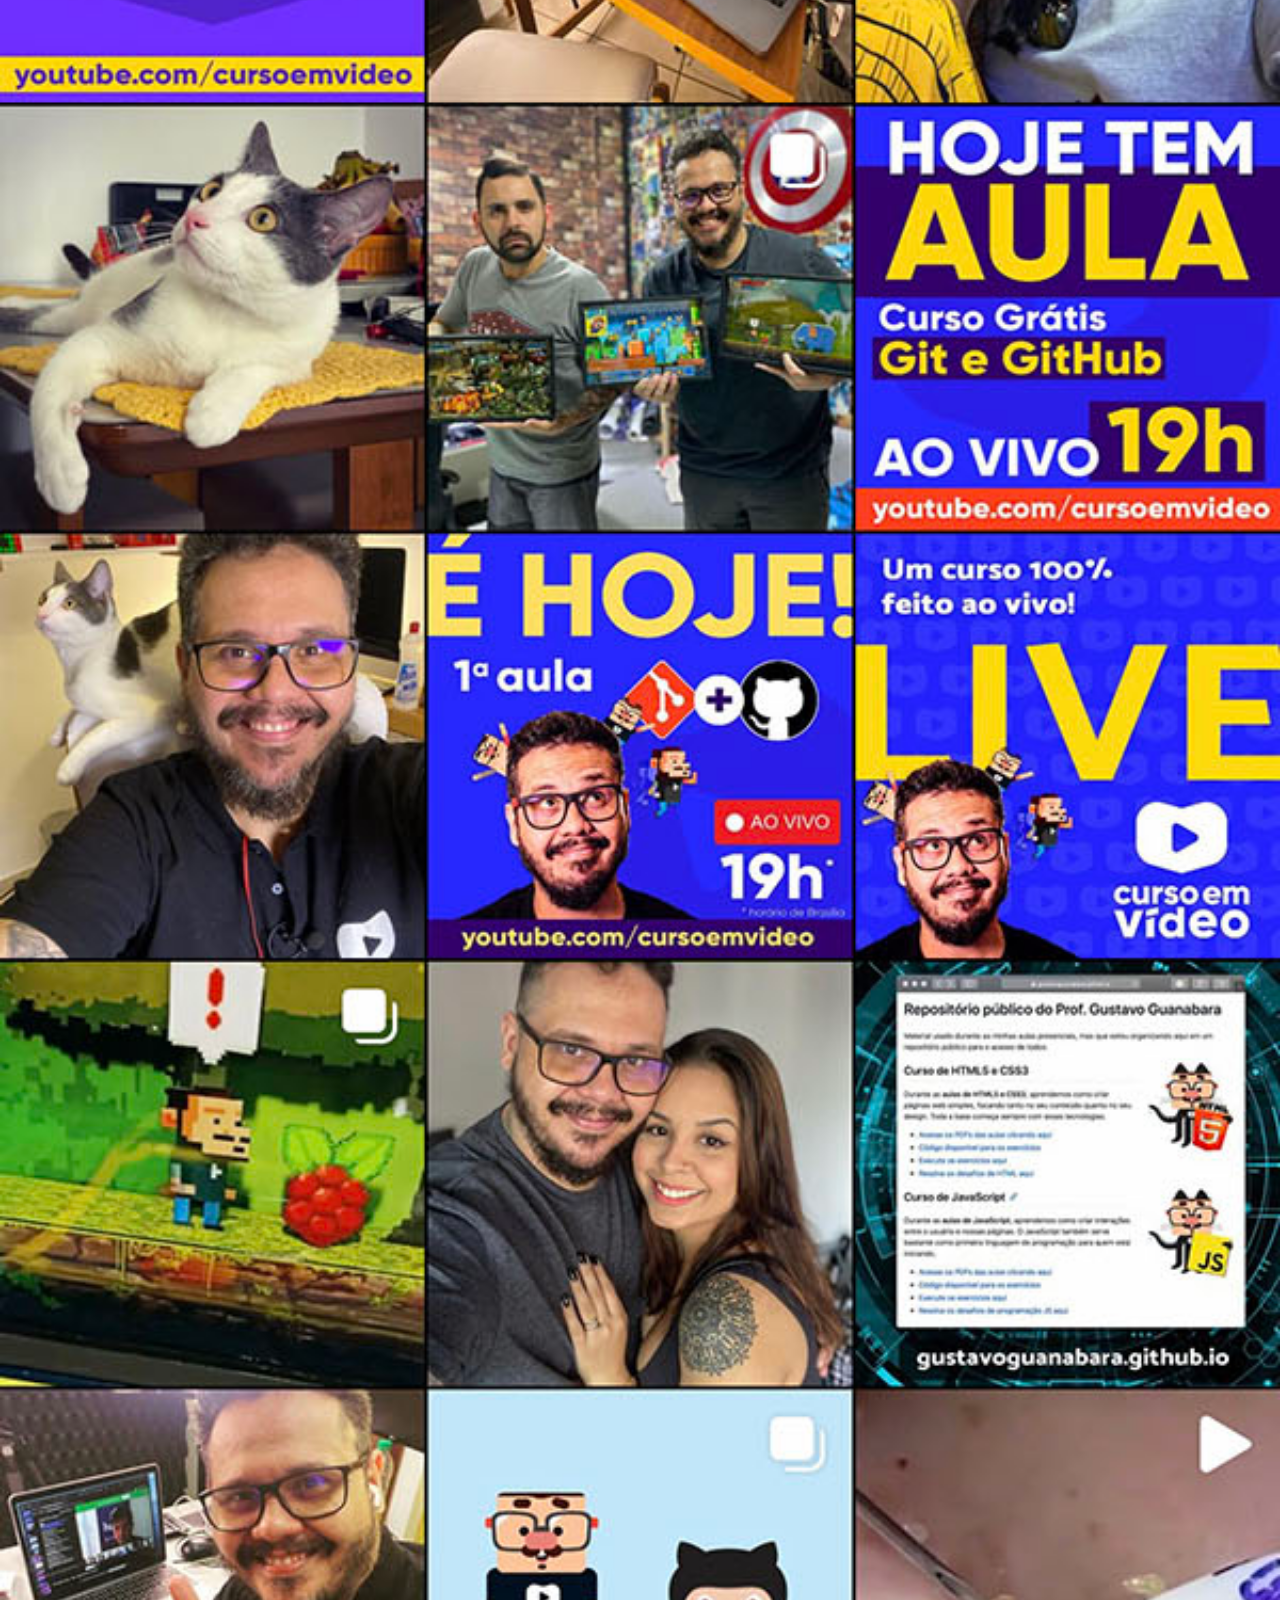
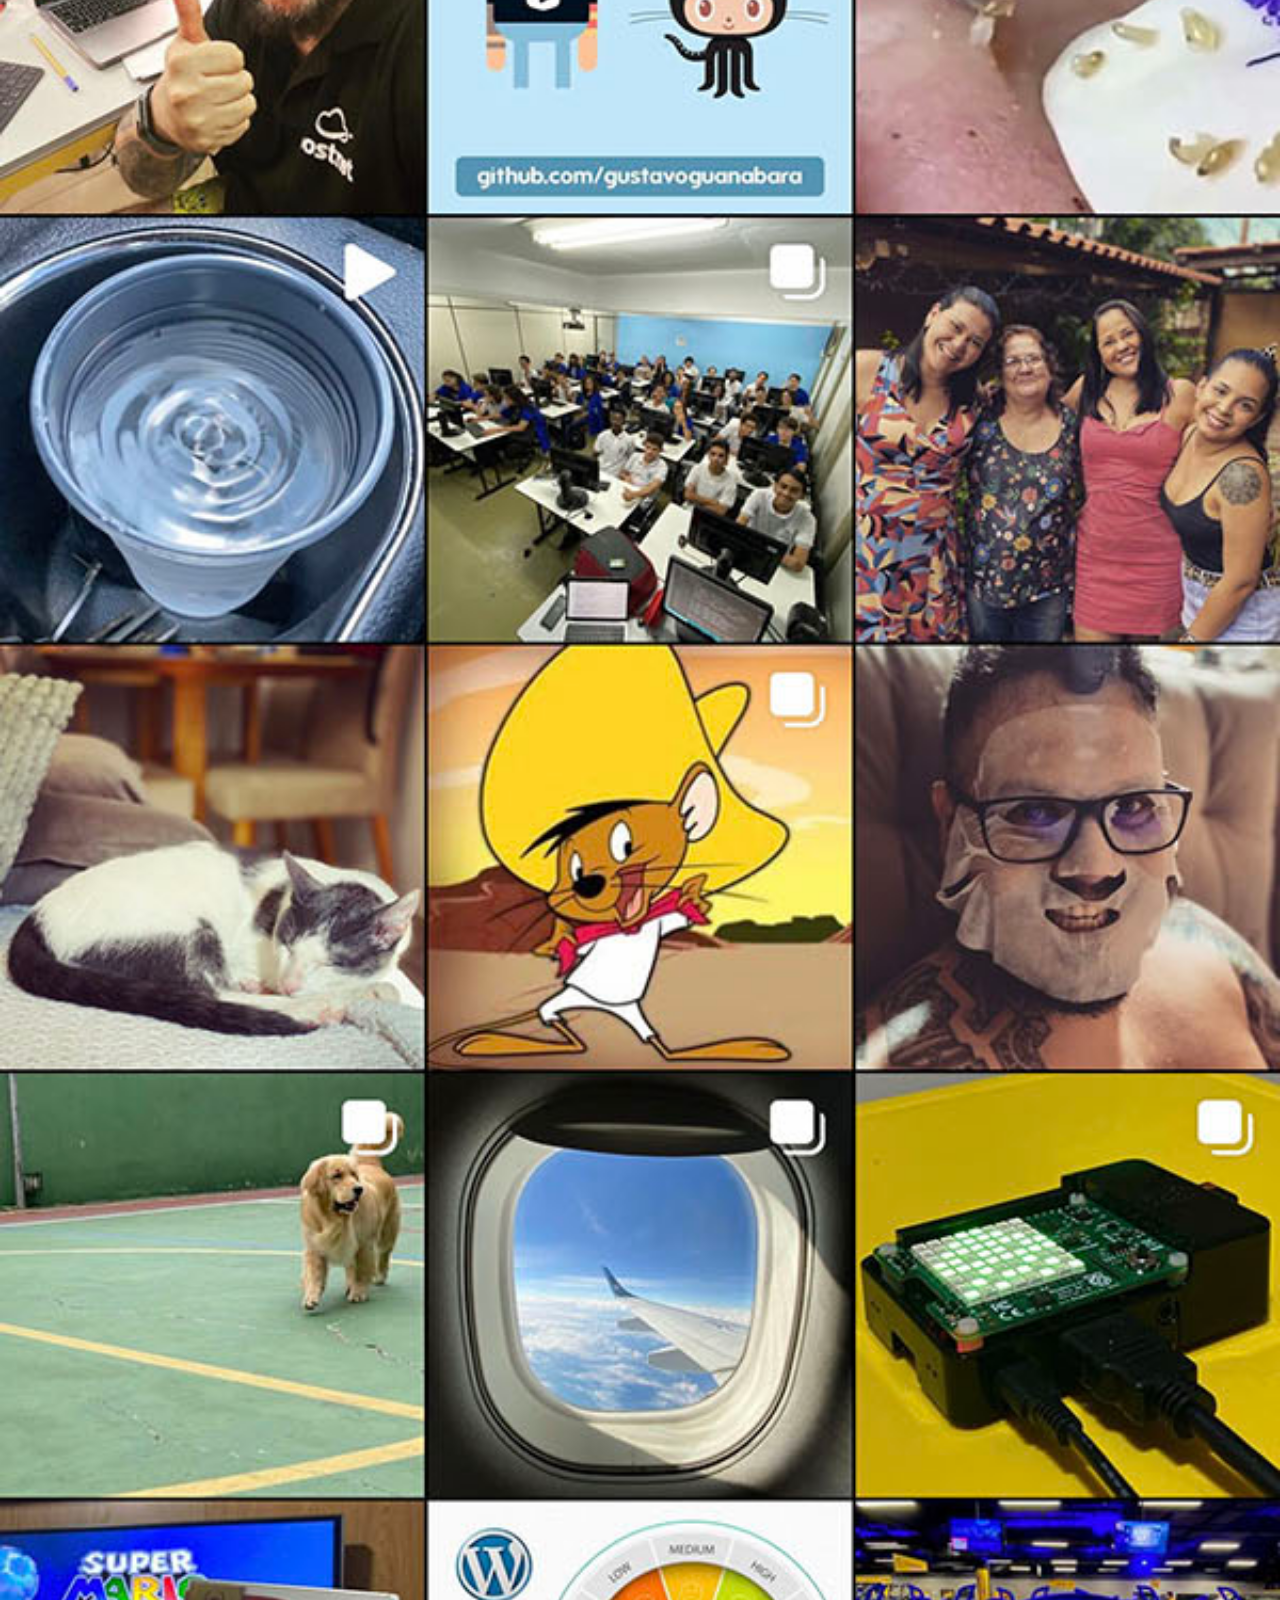
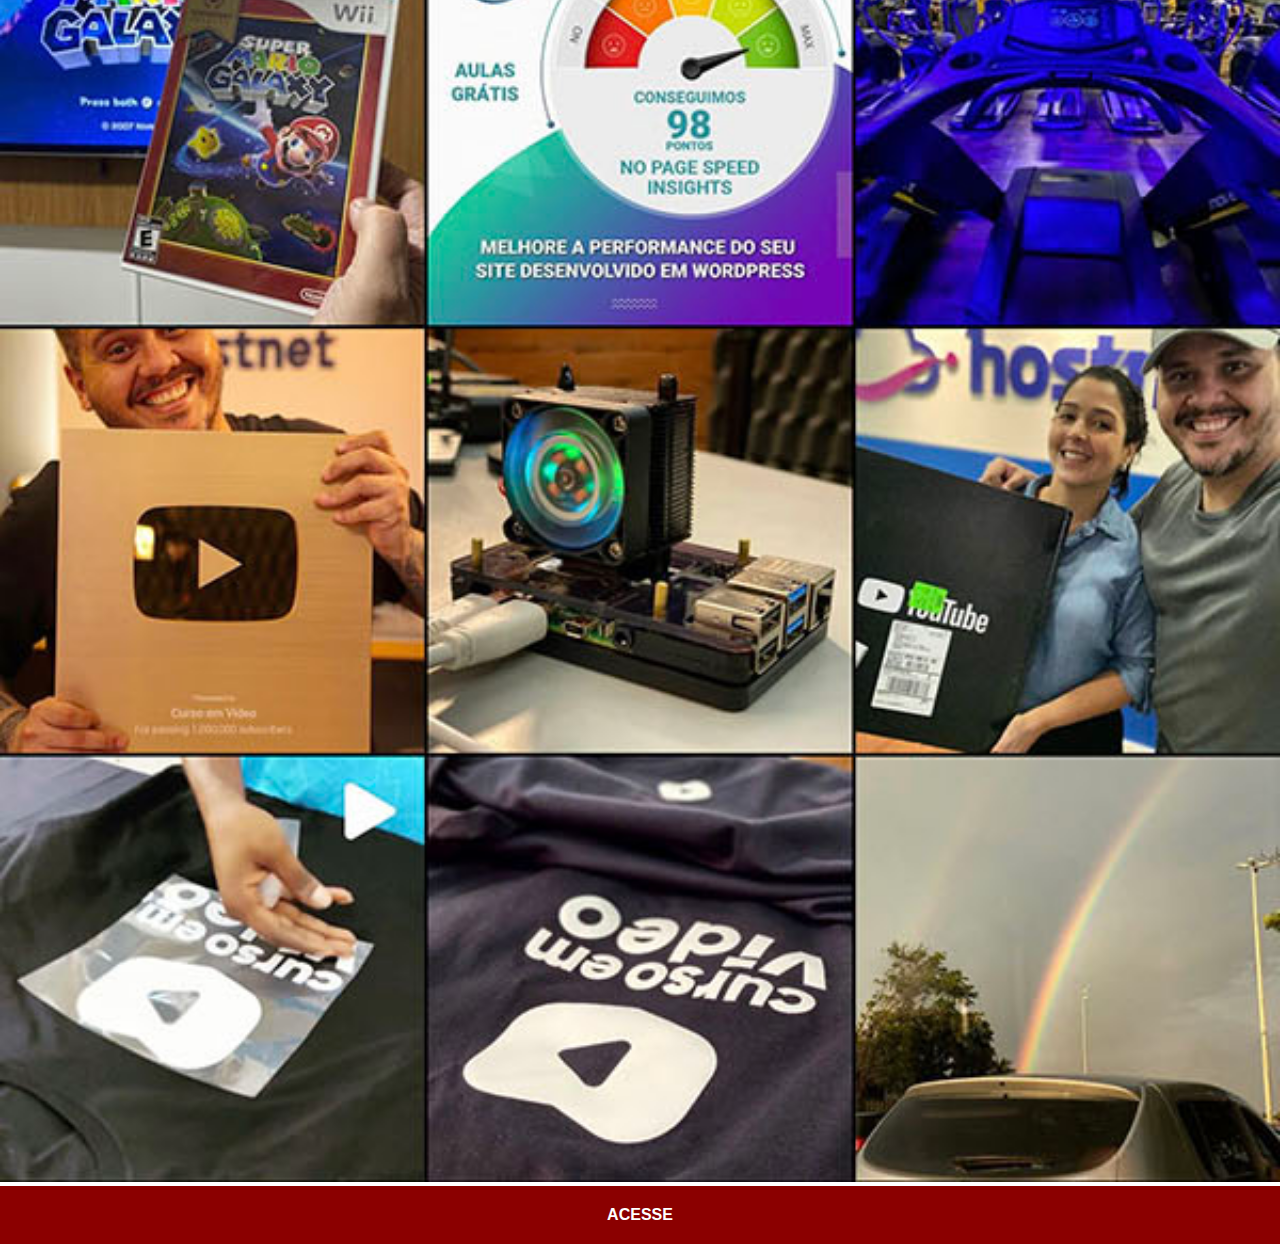
<file: instagram.html>
<!DOCTYPE html>
<html lang="pt-br">
<head>
    <meta charset="UTF-8">
    <meta name="viewport" content="width=device-width, initial-scale=1.0">
    <link rel="stylesheet" href="estilos/social.css">
    <title>Instagram</title>
</head>
<body>
    <img src="imagens/tela-instagram.jpg" alt="Instagram">
    <a href="https://www.instagram.com/astonmartin/ " target="_blank">ACESSE</a>
</body>
</html>
</file>
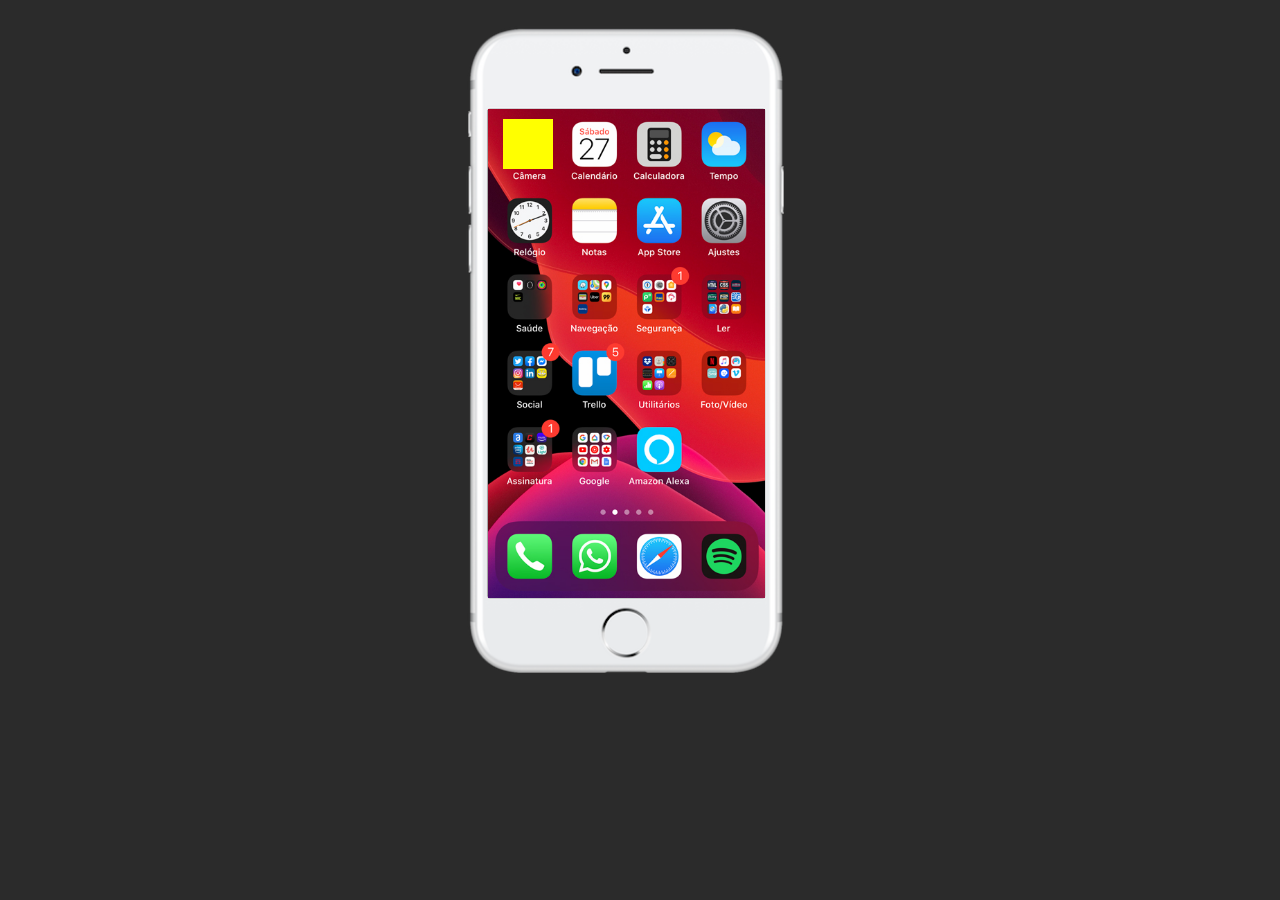
<file: teste-de-home.html>
<!DOCTYPE html>
<html lang="pt-br">
  <head>
    <meta charset="UTF-8" />
    <meta name="viewport" content="width=device-width, initial-scale=1.0" />
    <title>teste de home</title>
    <style>
      * {
        margin: 0px;
        padding: 0px;
      }
      body {
        background-color: rgba(0, 0, 0, 0.833);
        display: flex;
        justify-content: center;
        align-items: center;
      }

      .celular{
        position: relative;
        margin: auto;
        background-image: url(imagens/frame-iphone.png);
        background-repeat: no-repeat;
        background-size: contain;
        width: 350px;
        height: 650px;
        margin-top: 2%;
      }

      .tela{
        position: absolute;
        background-image: url(imagens/tela-home.jpg);
        background-repeat: no-repeat;
        background-size: contain;
        width: 277px;
        height: 100%;
        left: 23px;
        top: 83px;
      }

      a#teste-youtube{
        display: inline-block;
        position: absolute;
        width: 50px;
        height: 50px;
        background-color: yellow;
        left: 15px;
        top: 10px;
      }
    </style>
  </head>
  <body>
    <section class="celular">
        <section class="tela">
            <a href="https://www.youtube.com/watch?v=Ltw2zE0Laig&list=RDMMLtw2zE0Laig&start_radio=1" id="teste-youtube"></a>
            
        </section>
    </section>

    
  </body>
</html>
</file>
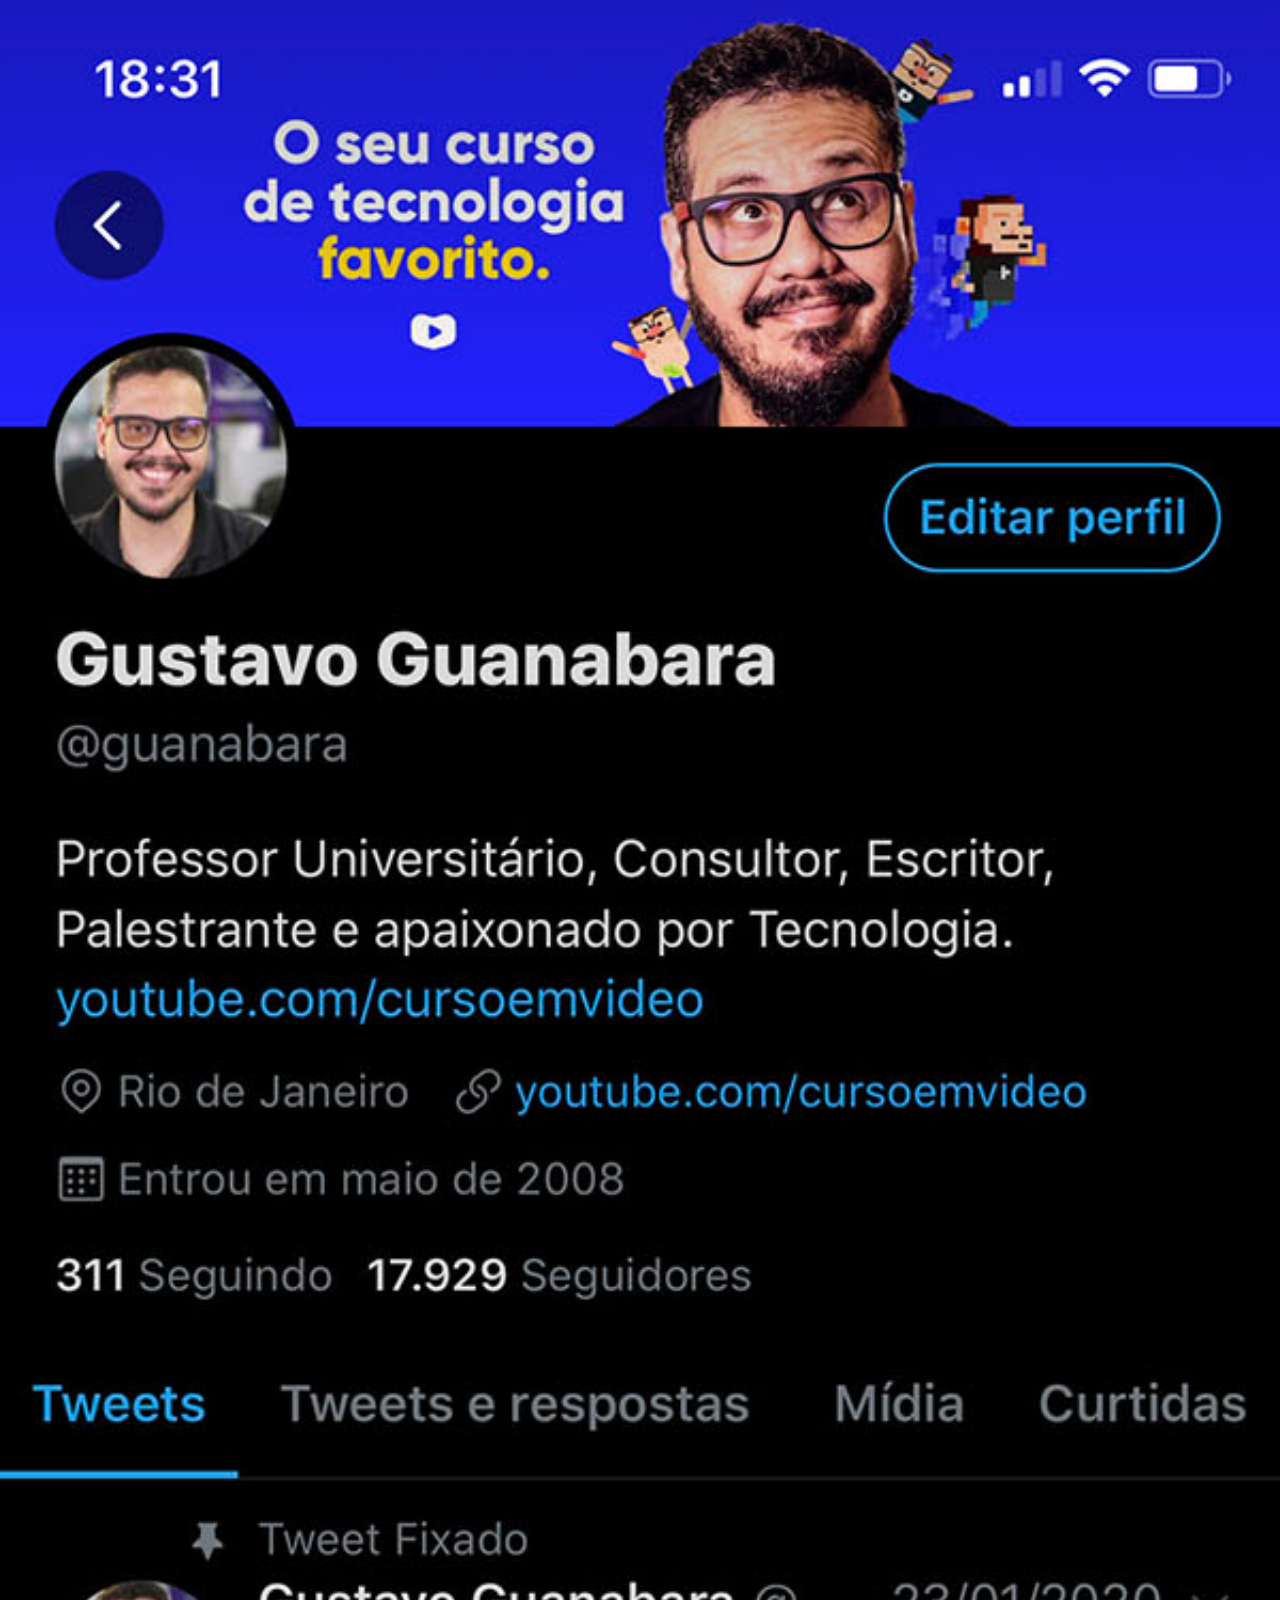
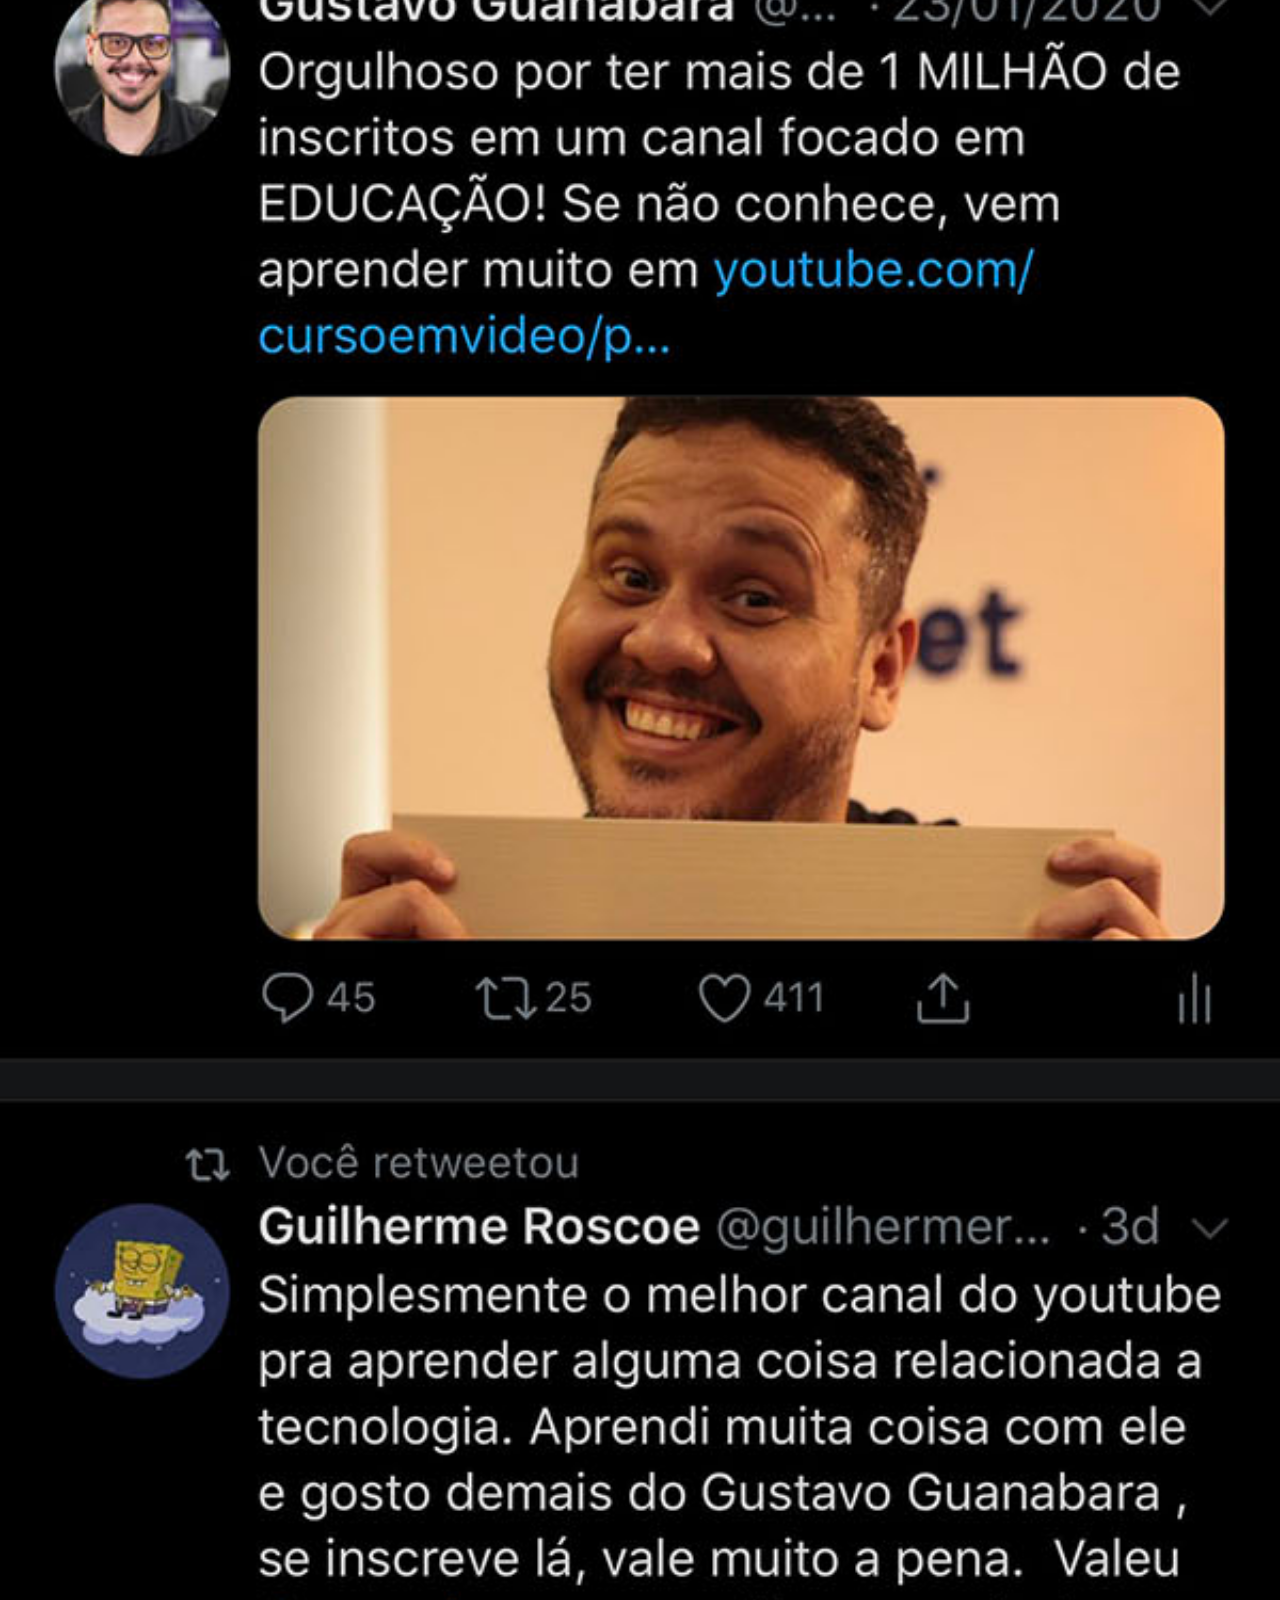
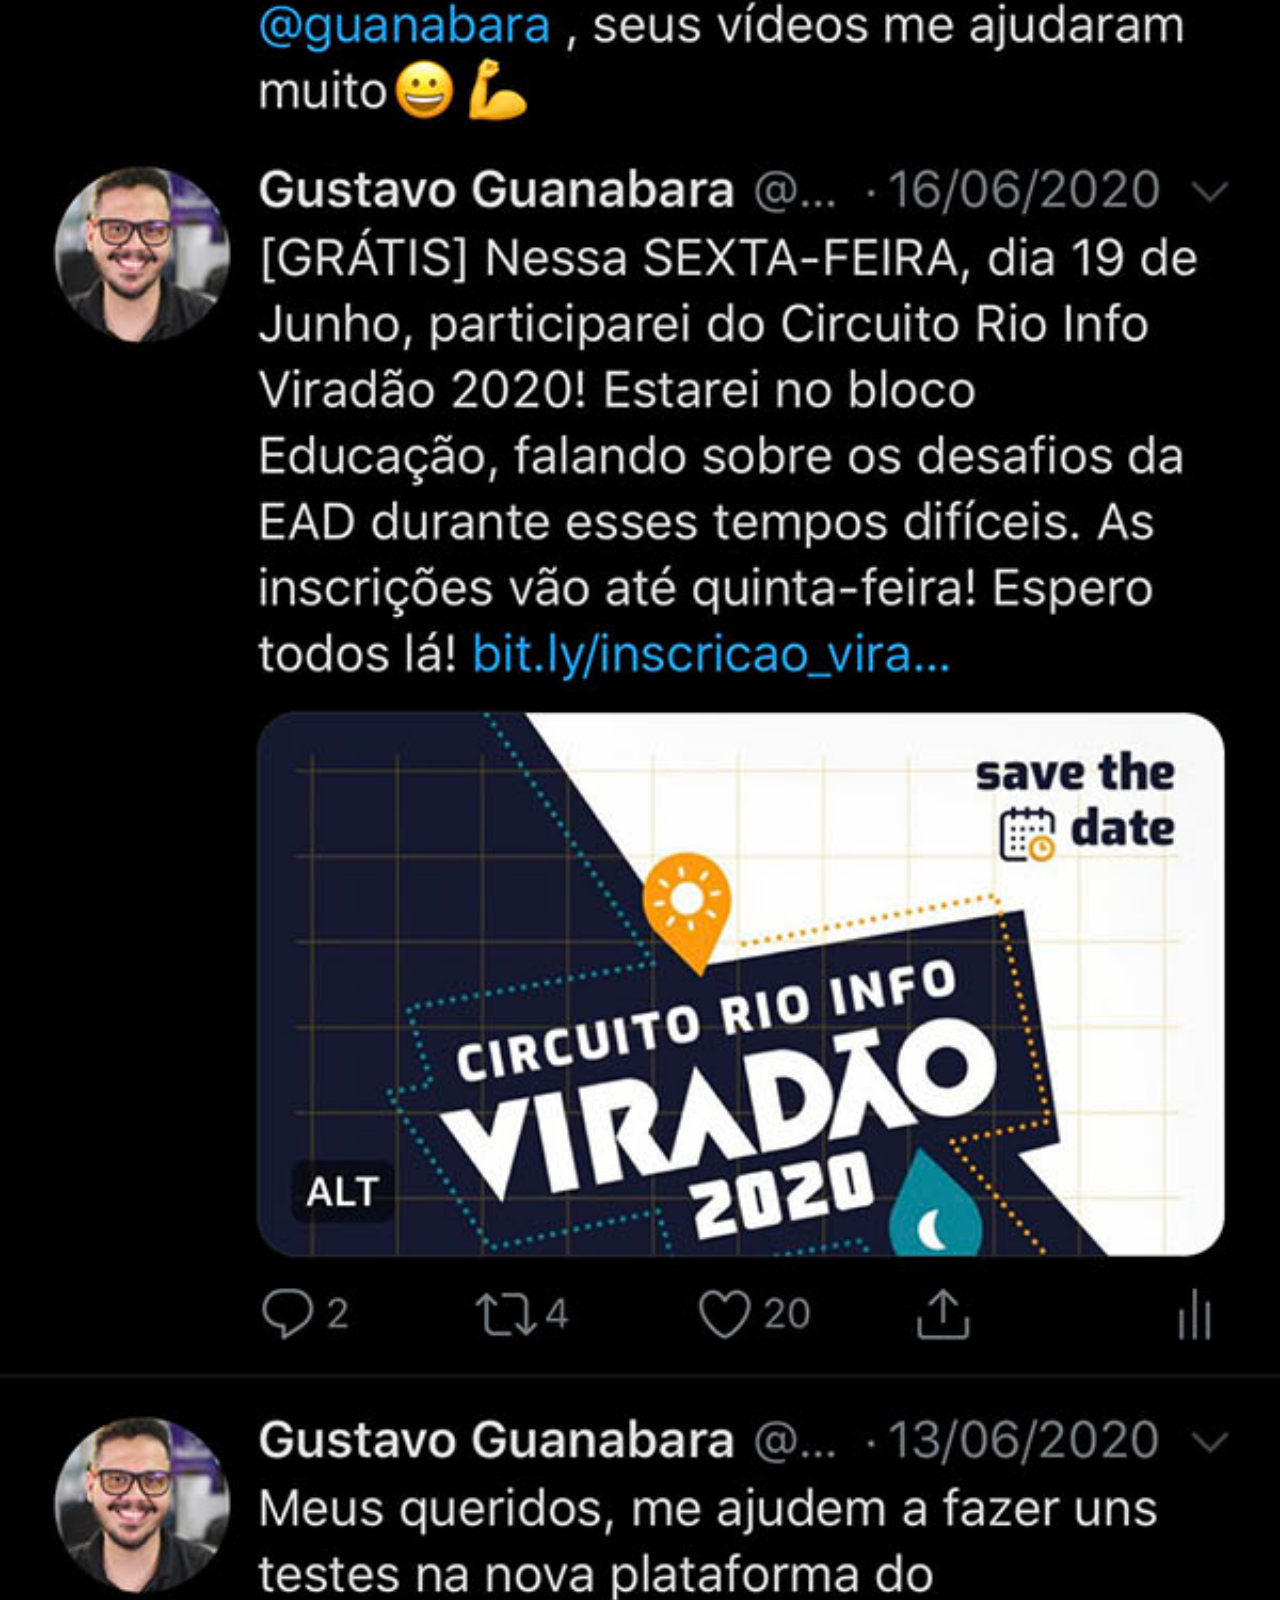
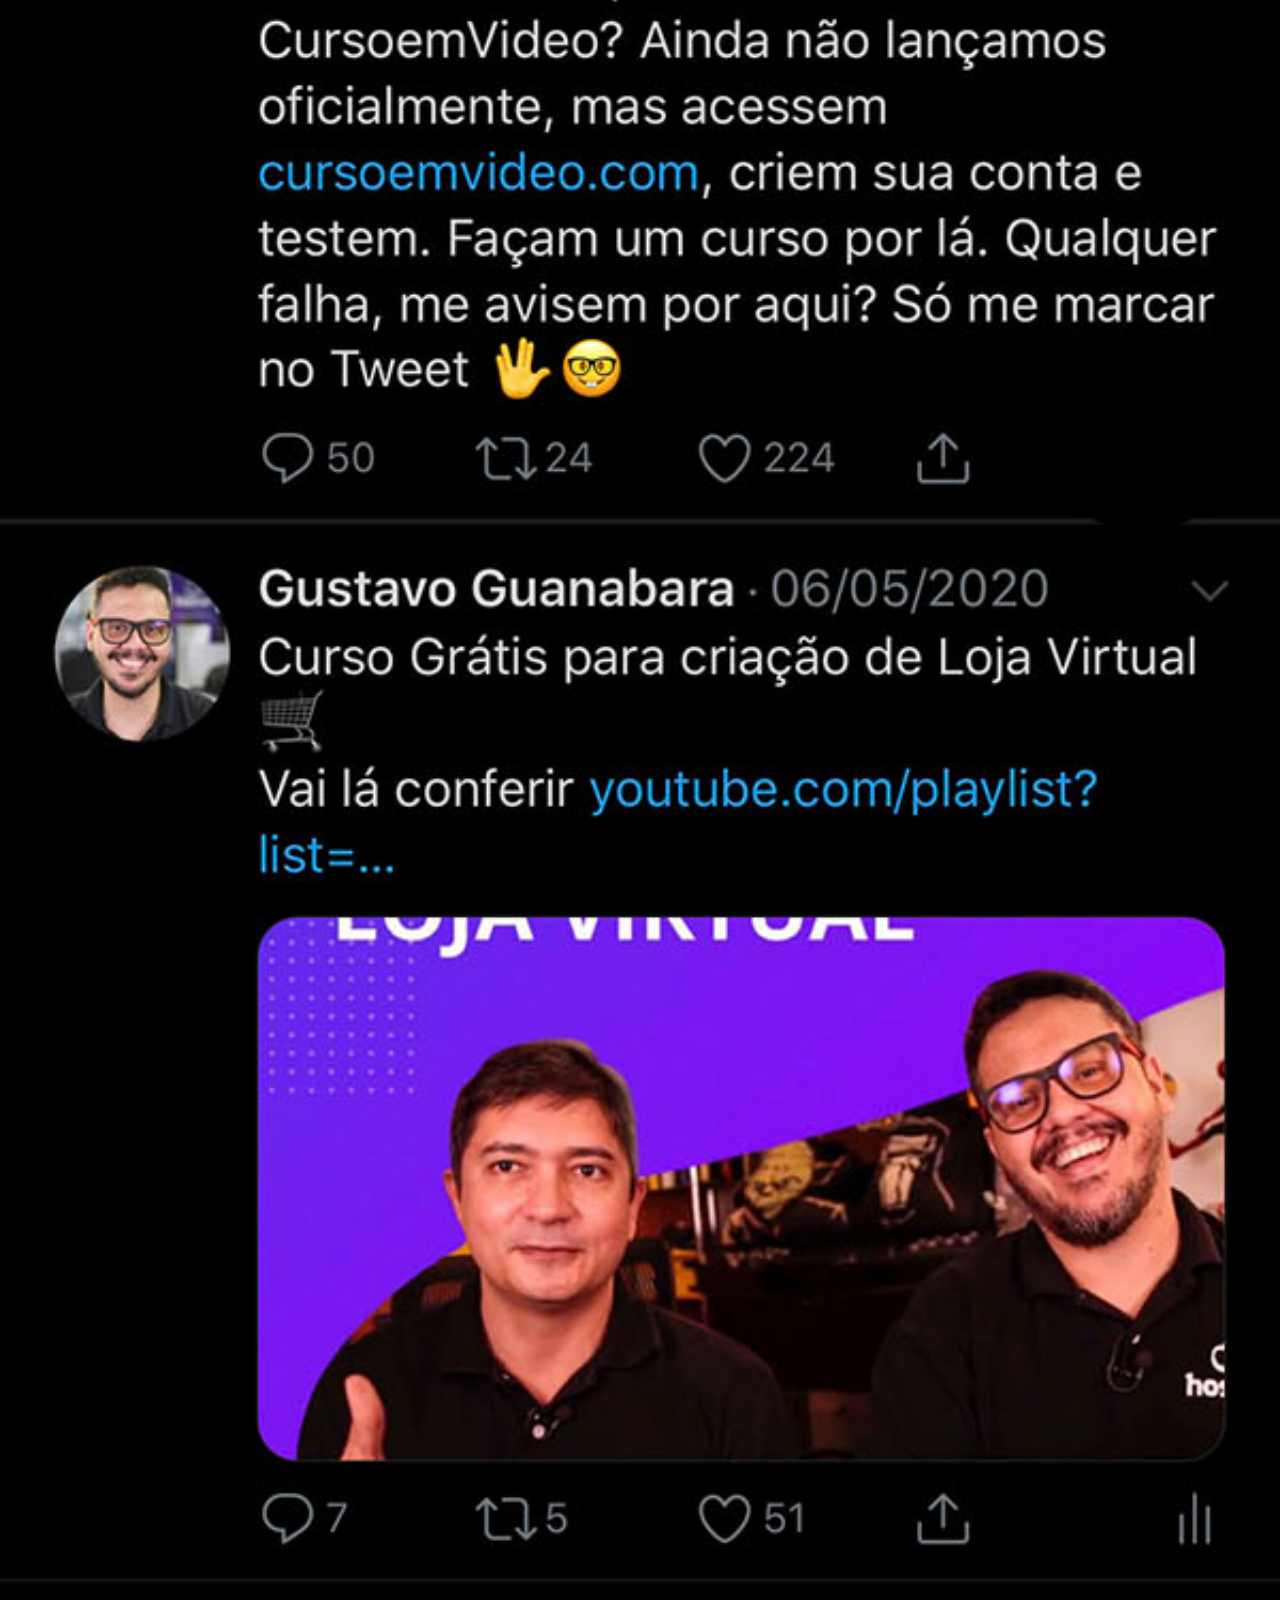
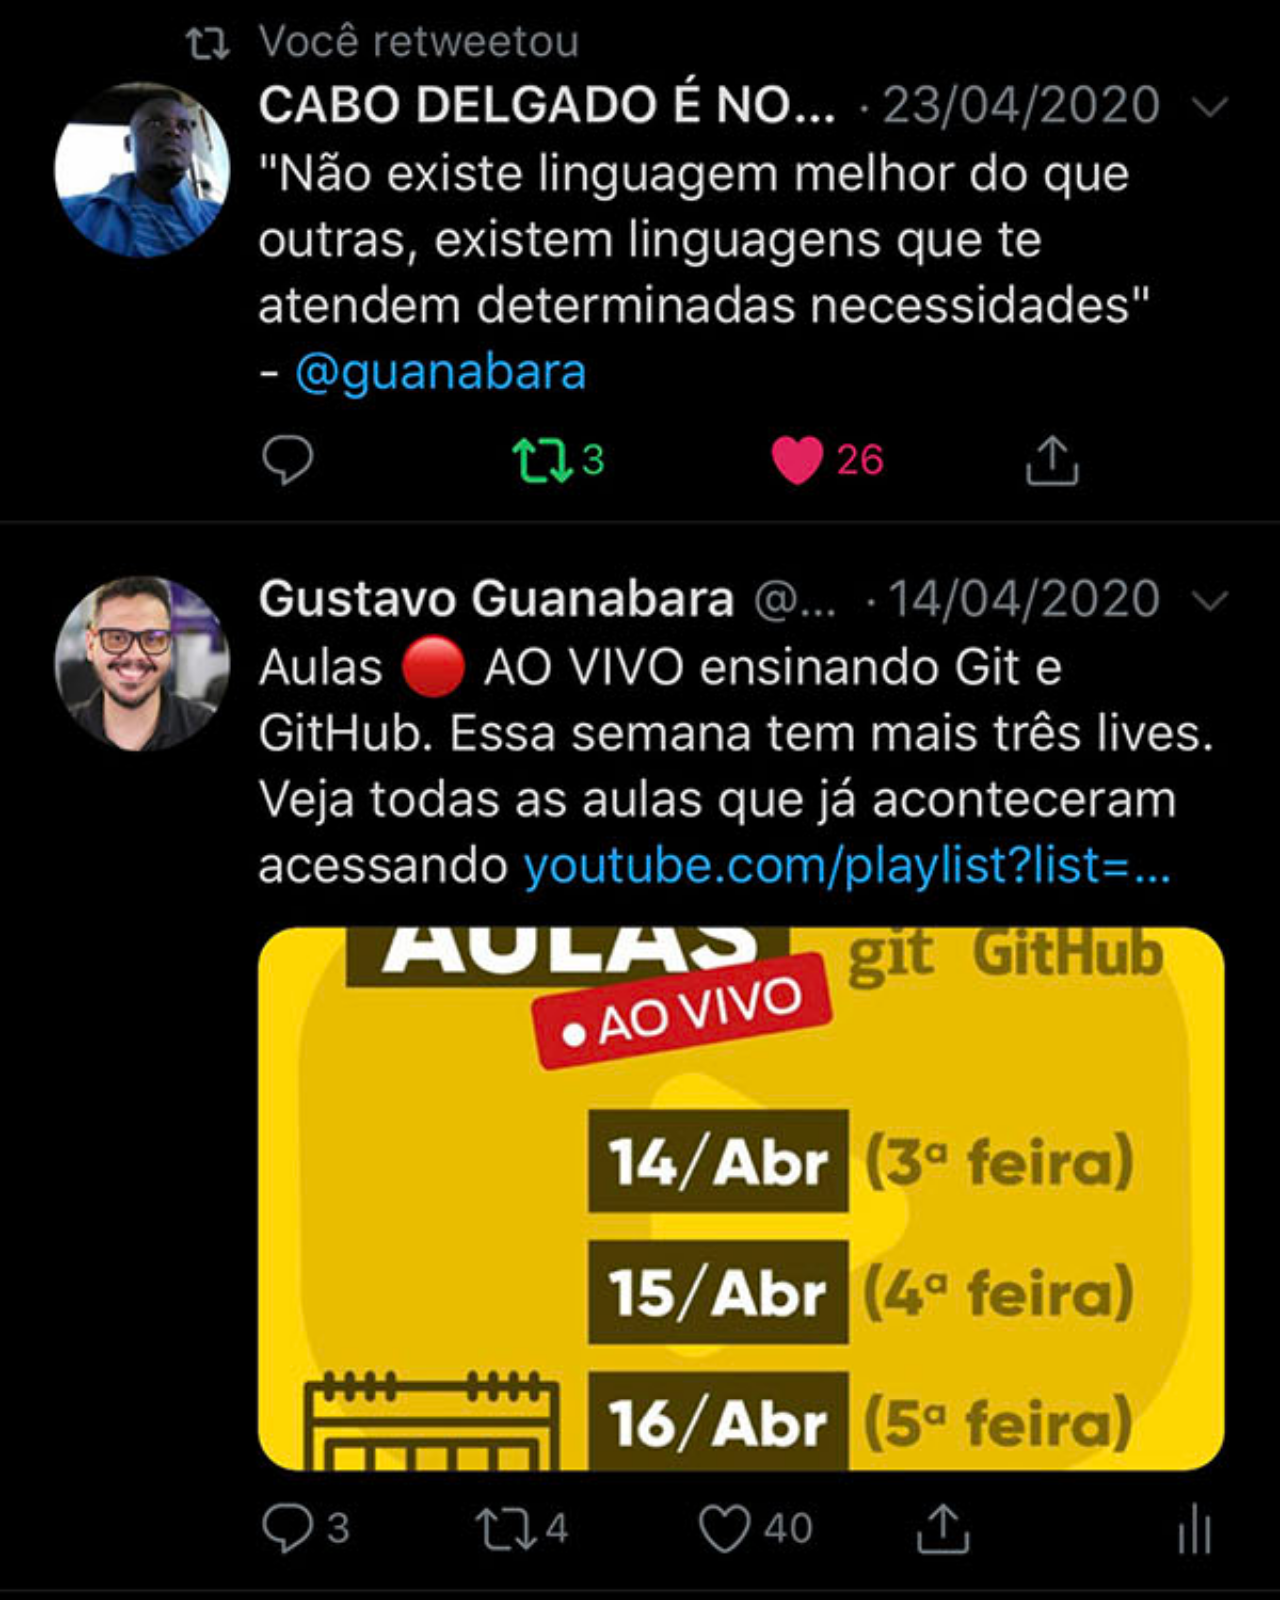
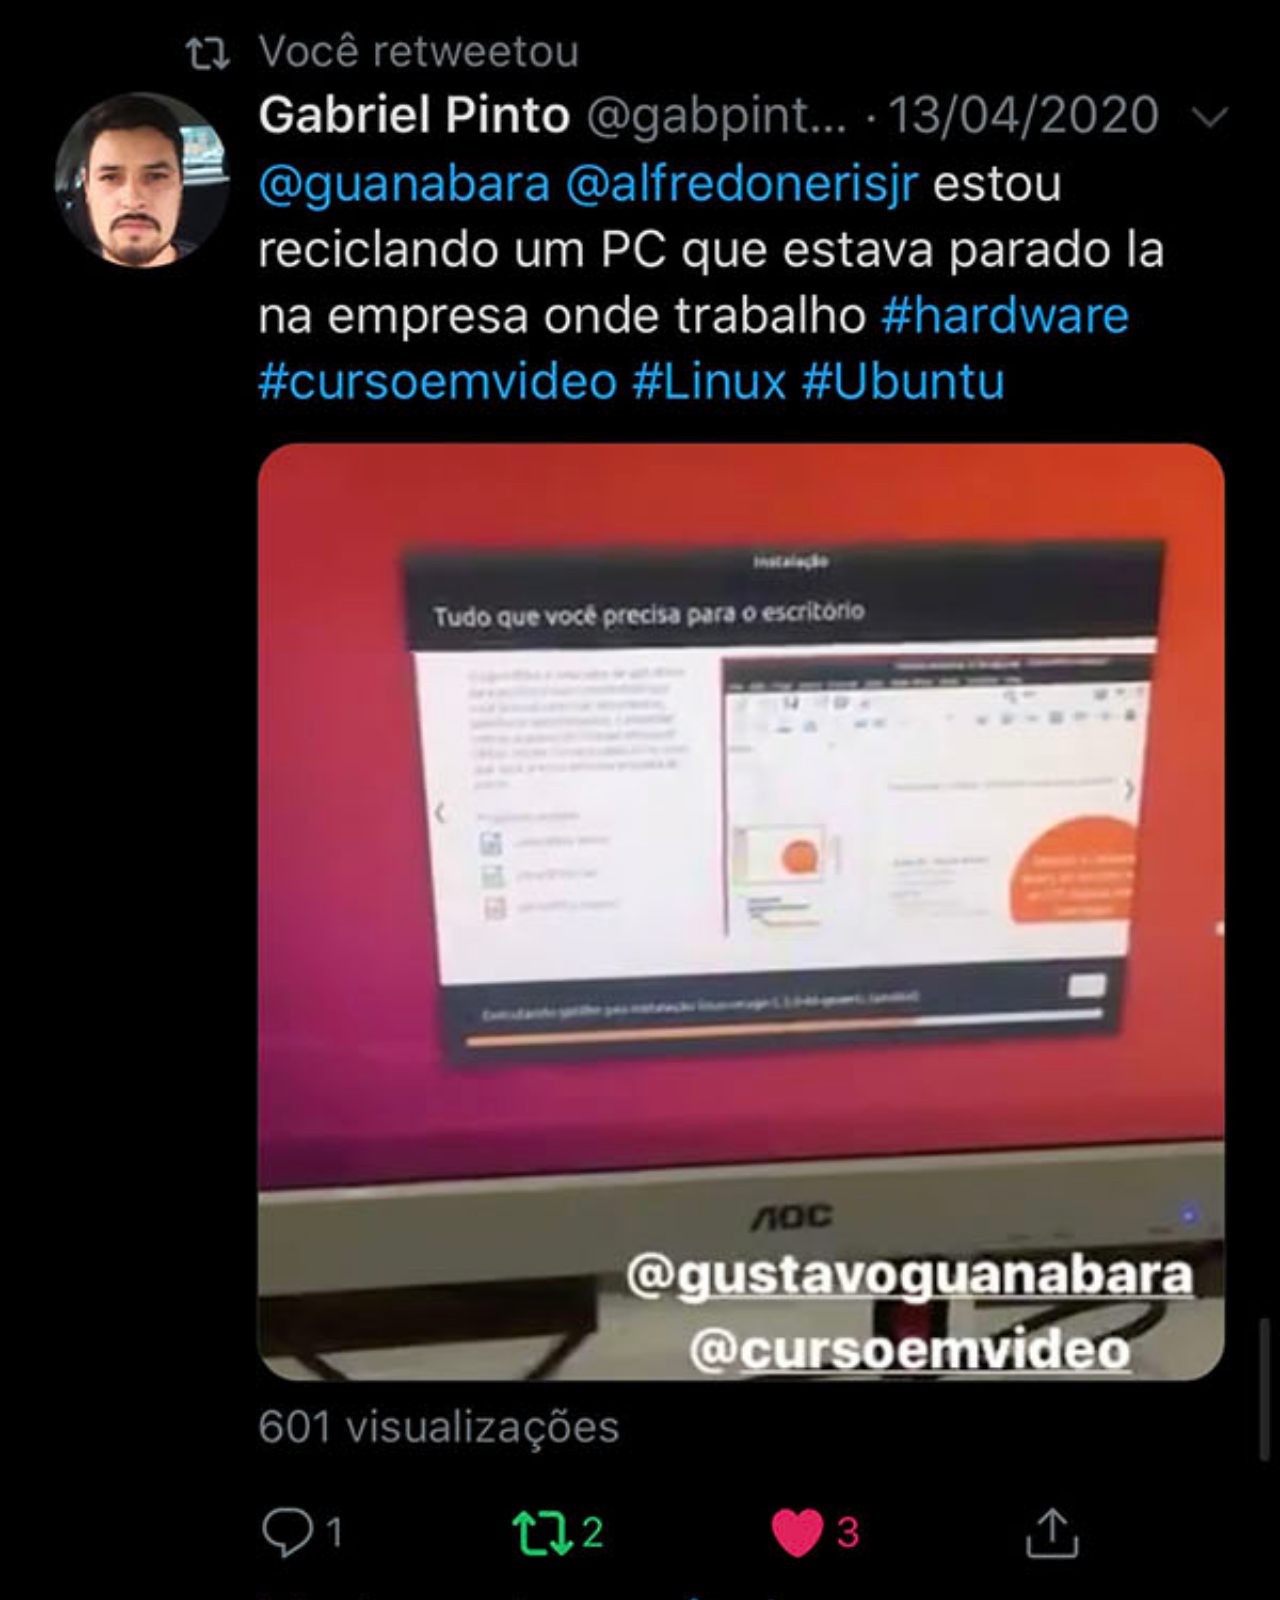
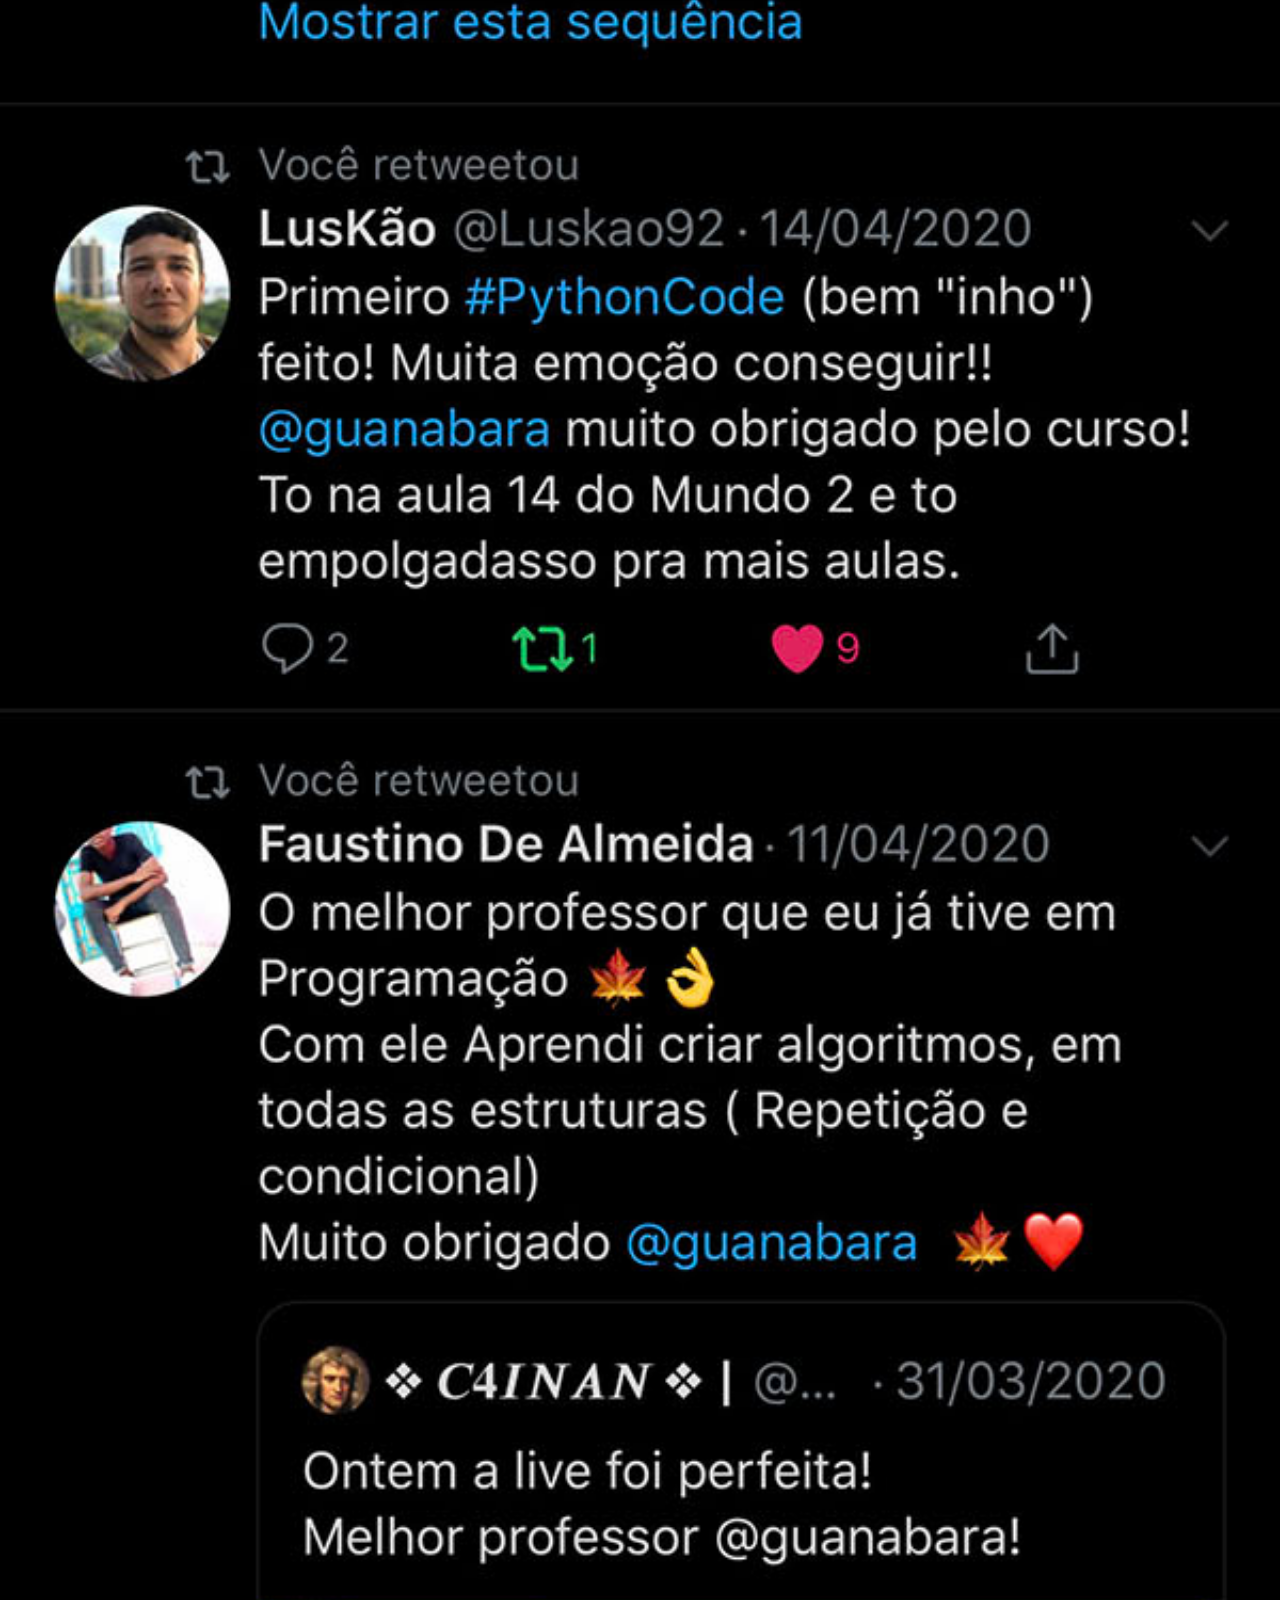
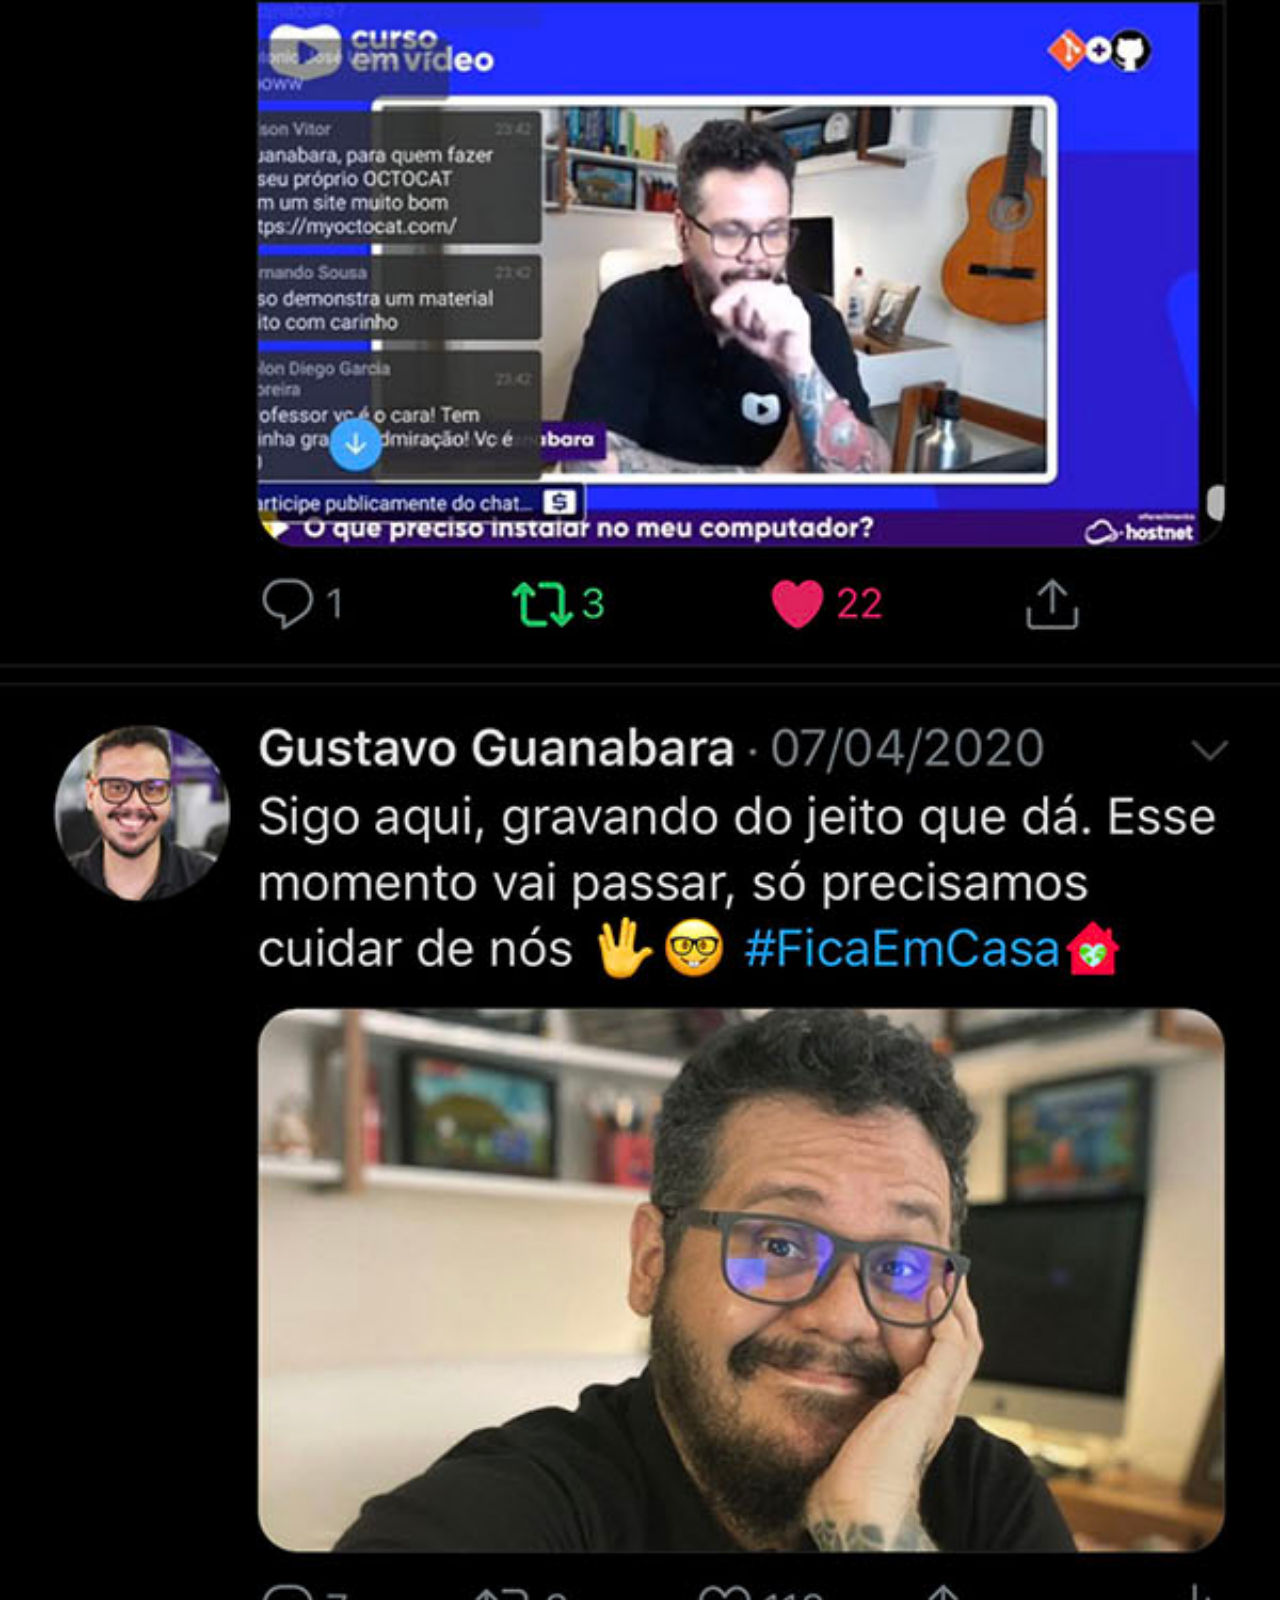
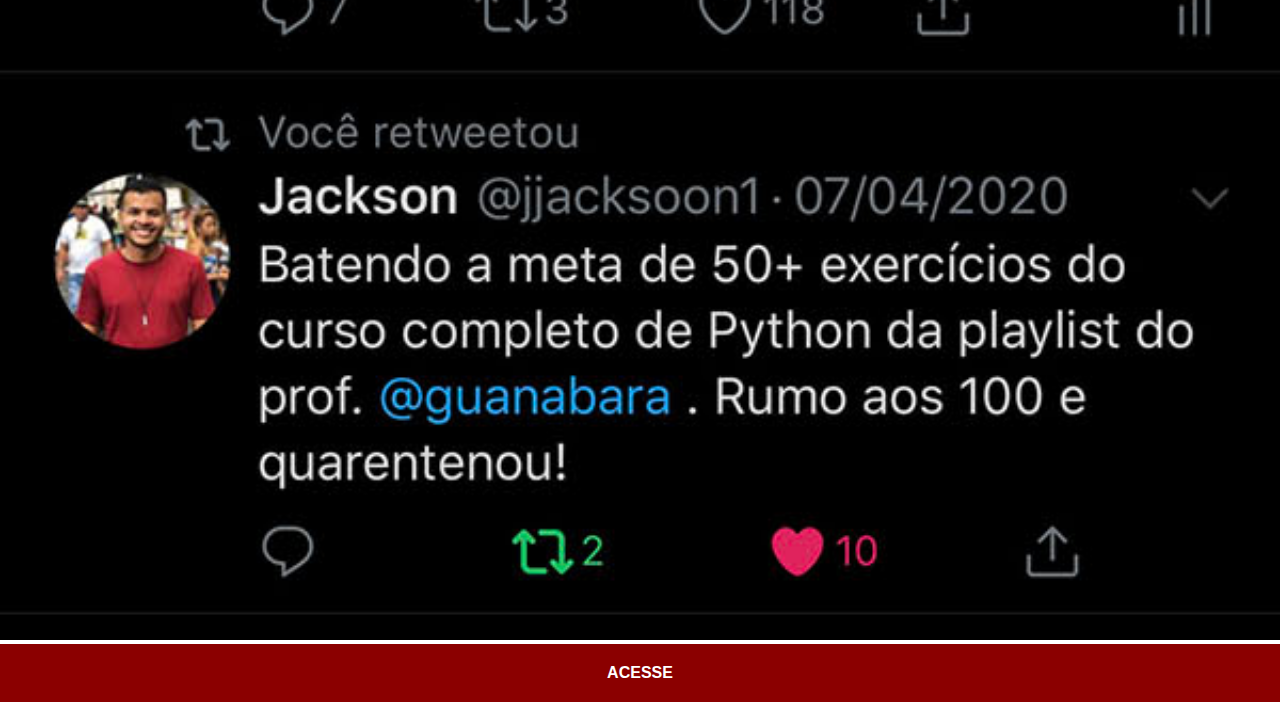
<file: twitter.html>
<!DOCTYPE html>
<html lang="pt-br">
<head>
    <meta charset="UTF-8">
    <meta name="viewport" content="width=device-width, initial-scale=1.0">
    <link rel="stylesheet" href="estilos/social.css">
    <title>Twitter</title>
</head>
<body>
    <img src="imagens/tela-twitter.jpg" alt="Twitter">
    <a href="https://x.com/mclarenf1" target="_blank">ACESSE</a>
</body>
</html>
</file>
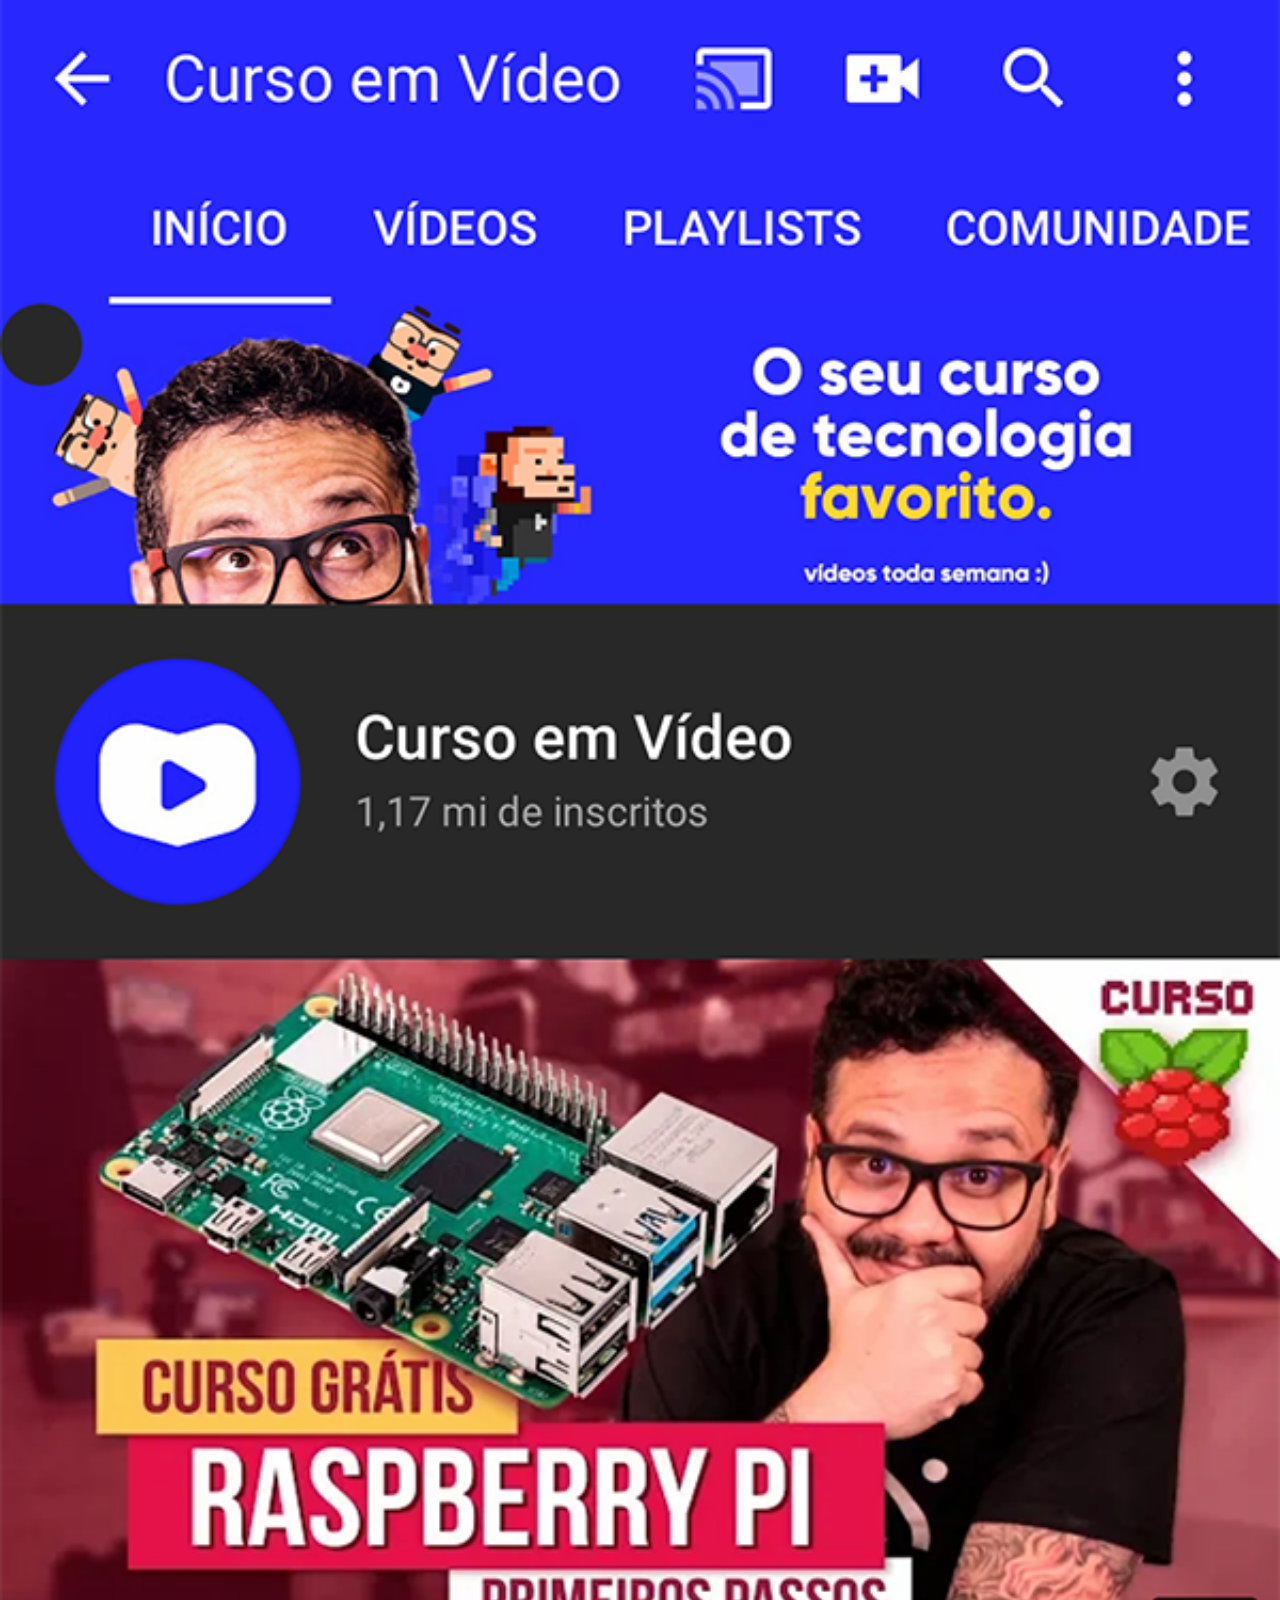
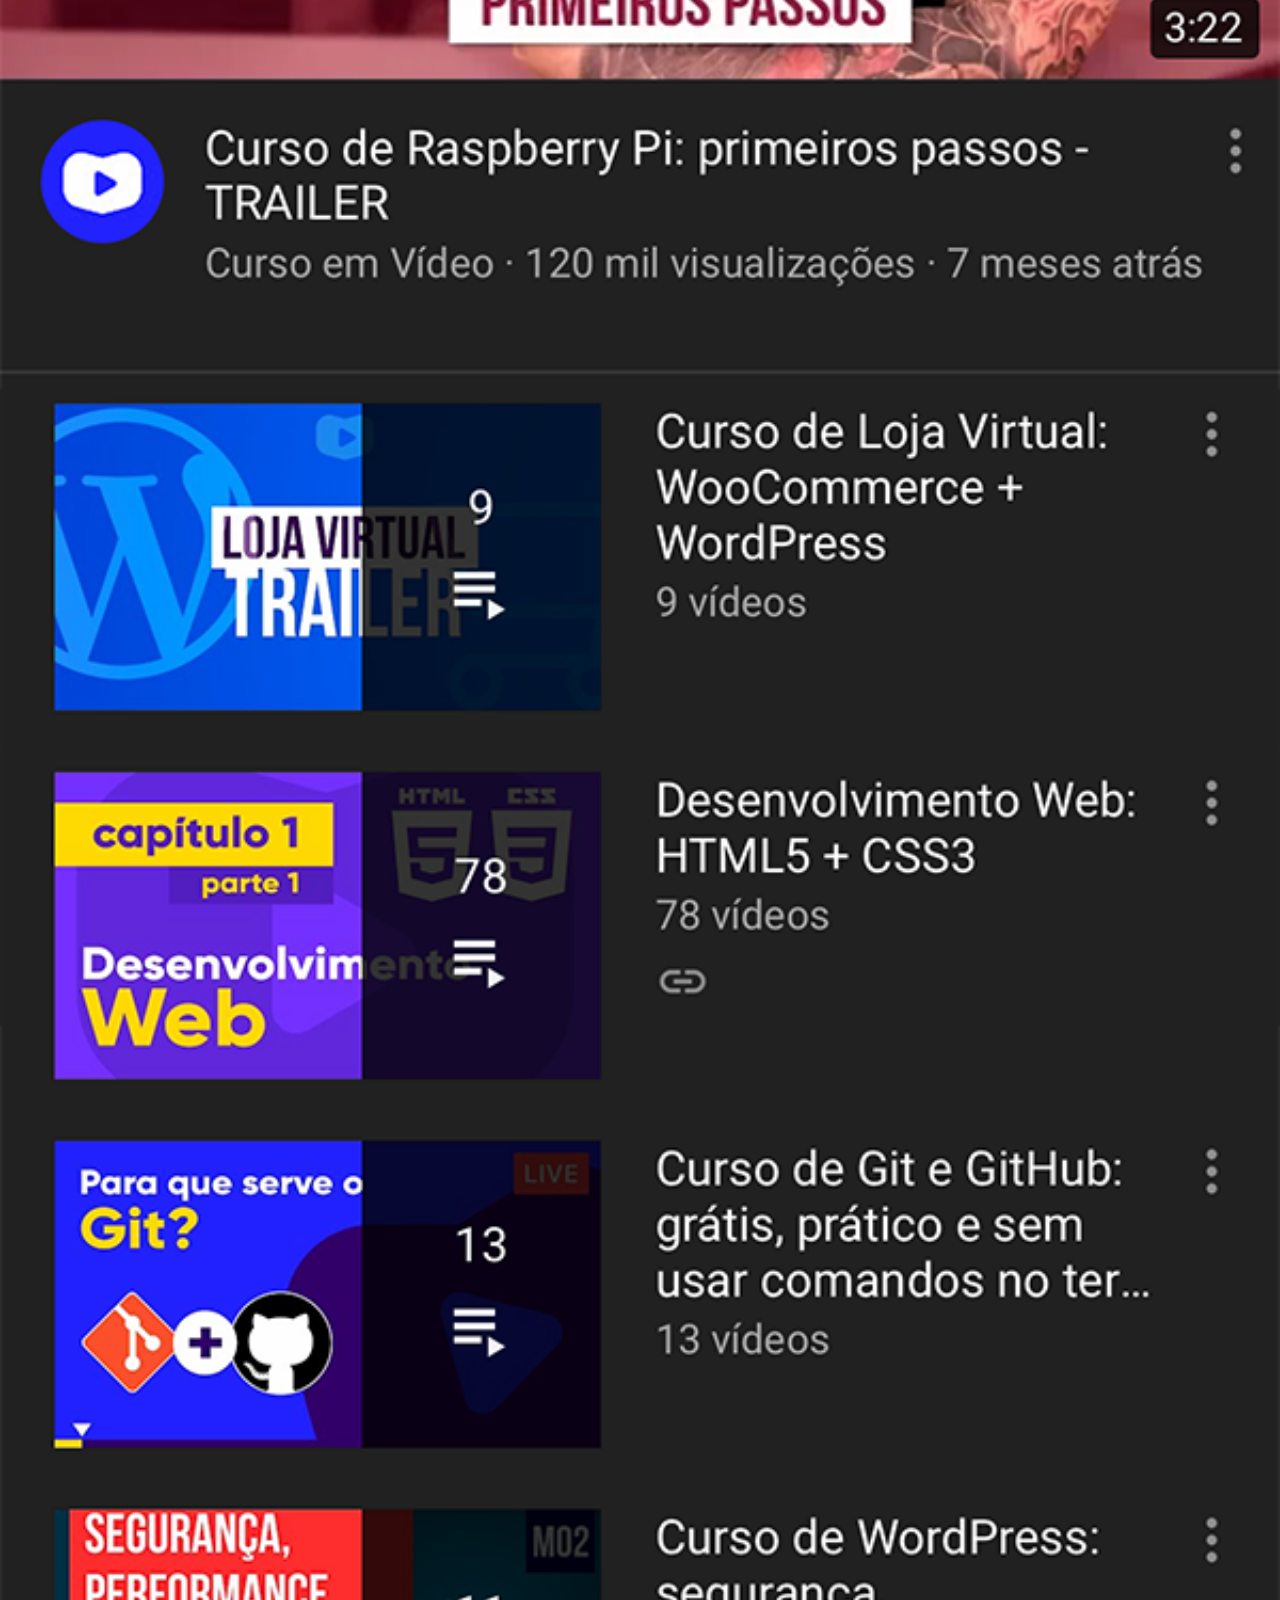
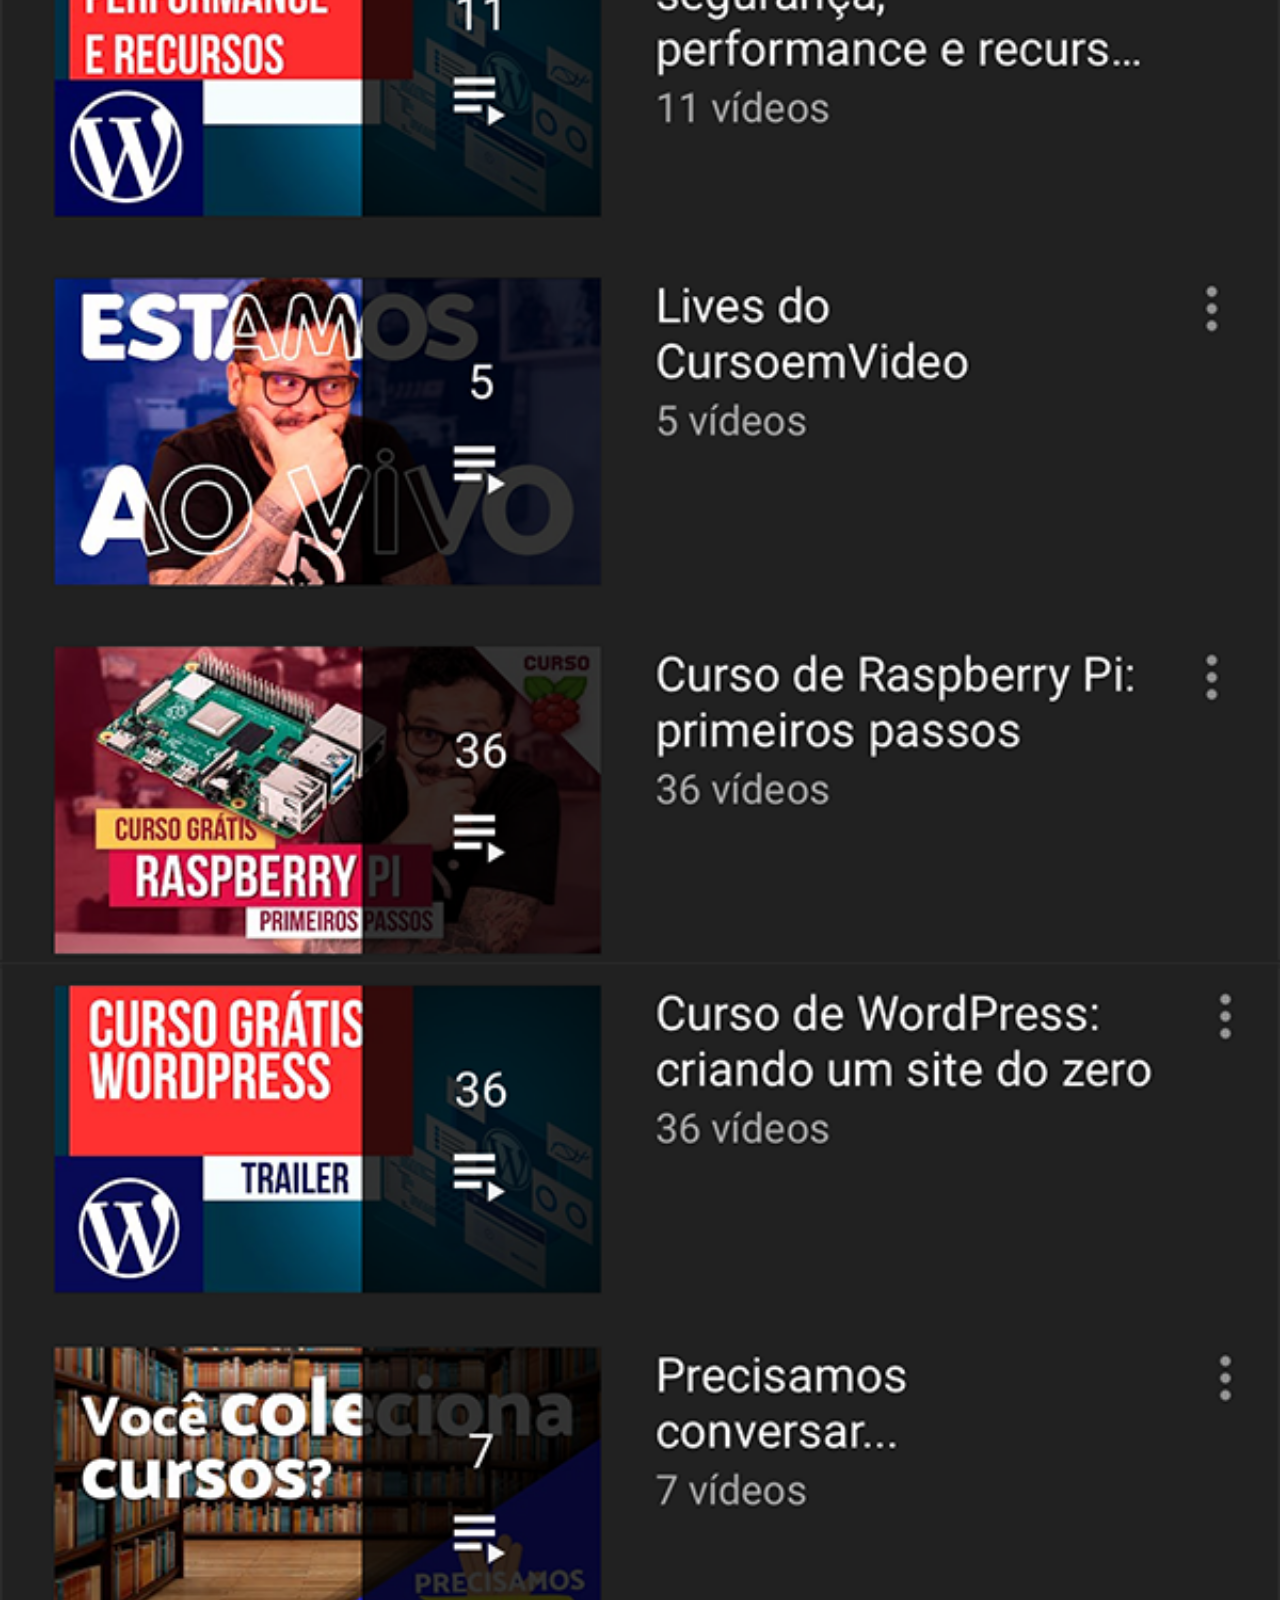
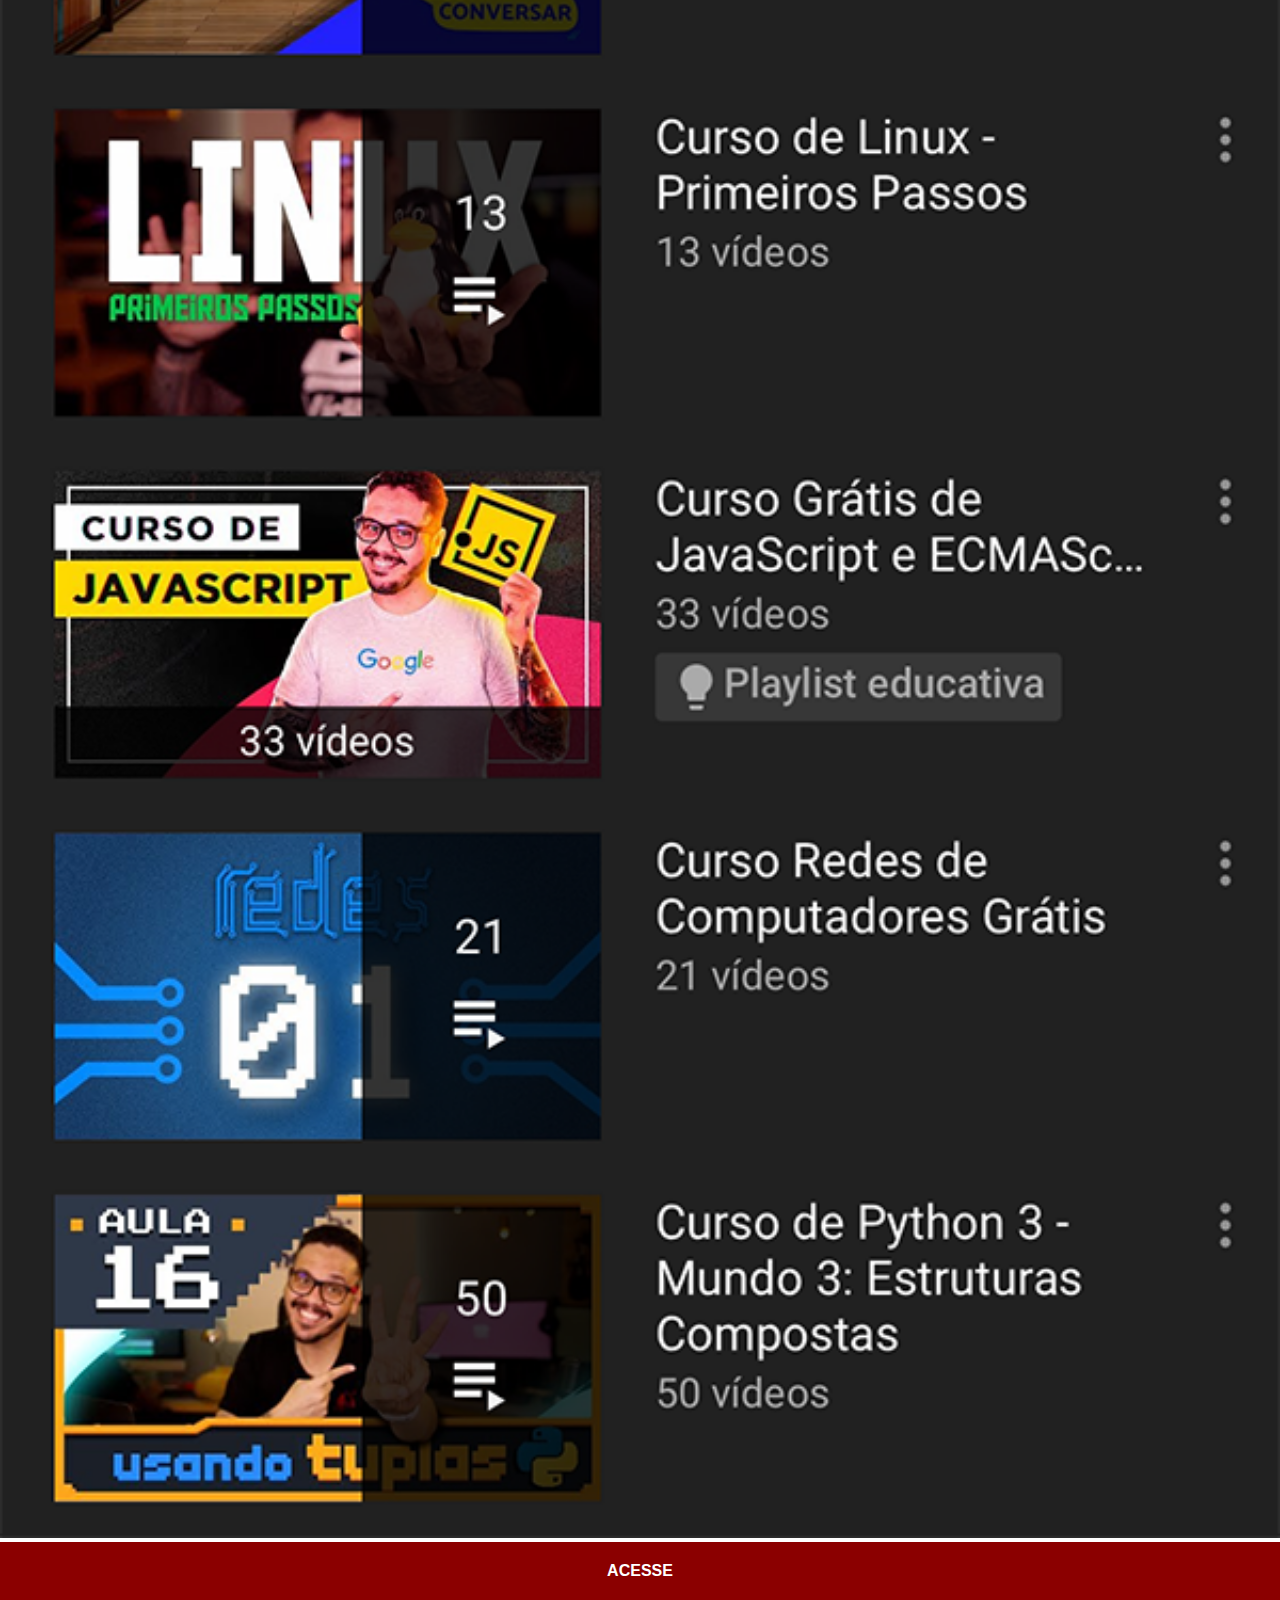
<file: youtube.html>
<!DOCTYPE html>
<html lang="pt-br">
<head>
    <meta charset="UTF-8">
    <meta name="viewport" content="width=device-width, initial-scale=1.0">
    <link rel="stylesheet" href="estilos/social.css">
    <title>Youtube</title>
</head>
<body>
    <img src="imagens/tela-youtube.png" alt="Youtube">
    <a href="https://www.youtube.com/watch?v=Ltw2zE0Laig&list=RDLtw2zE0Laig&start_radio=1" target="_blank">ACESSE</a>
</body>
</html>
</file>
<file: estilos/style.css>
@charset "UTF-8";

*{
    margin: 0px;
    padding: 0px;
    font-family: Arial, Helvetica, sans-serif;
}

html, body{
    height: 100vh;
    width: 100vw;
    background-color: black;
}

body{
    background: url(../imagens/fundo-madeira.jpg) no-repeat top center;
    background-size: cover;
    background-attachment: fixed;
}

main{
    position: relative;
    height: 100vh;
}

section#telefone{
    position: absolute;
    height: 627px;
    width: 311px;
    left: 50%;
    top: 50%;
    transform: translate(-50%,-50%);
    background: url(../imagens/frame-iphone.png) no-repeat;
}

iframe#tela{
    position: relative;
    top: 81px;
    left: 22px;
    width: 266px;
    height: 469px;
}

section#redes-sociais{
    text-align: right;
}

section#redes-sociais img{
    width: 50px;
    margin: 10px;
    border-radius: 20px;
    box-shadow: 2px 2px 5px rgba(0, 0, 0, 0.429);
    box-sizing: border-box;
}

section#redes-sociais img:hover{
    border: 2px solid rgb(255, 255, 255);
    transform: translate(-3px,-3px);
    box-shadow: 5px 5px 10px rgba(0, 0, 0, 0.692);
    transition: transform .3s, border .4s;
}
</file>
<file: estilos/social.css>
@charset "UTF-8";

*{
    margin: 0px;
    padding: 0px;
    font-family: Arial, Helvetica, sans-serif;
}

::-webkit-scrollbar{
    width: 0px;
    height: 0px;
}

img{
    width: 100vw;
}

a{
    display: block;
    background-color: darkred;
    color: white;
    padding: 20px;
    text-align: center;
    font-weight: bolder;
    text-decoration: none;
}

a:hover{
    background-color: red;
    transition: background-color 1s;
}
</file>
